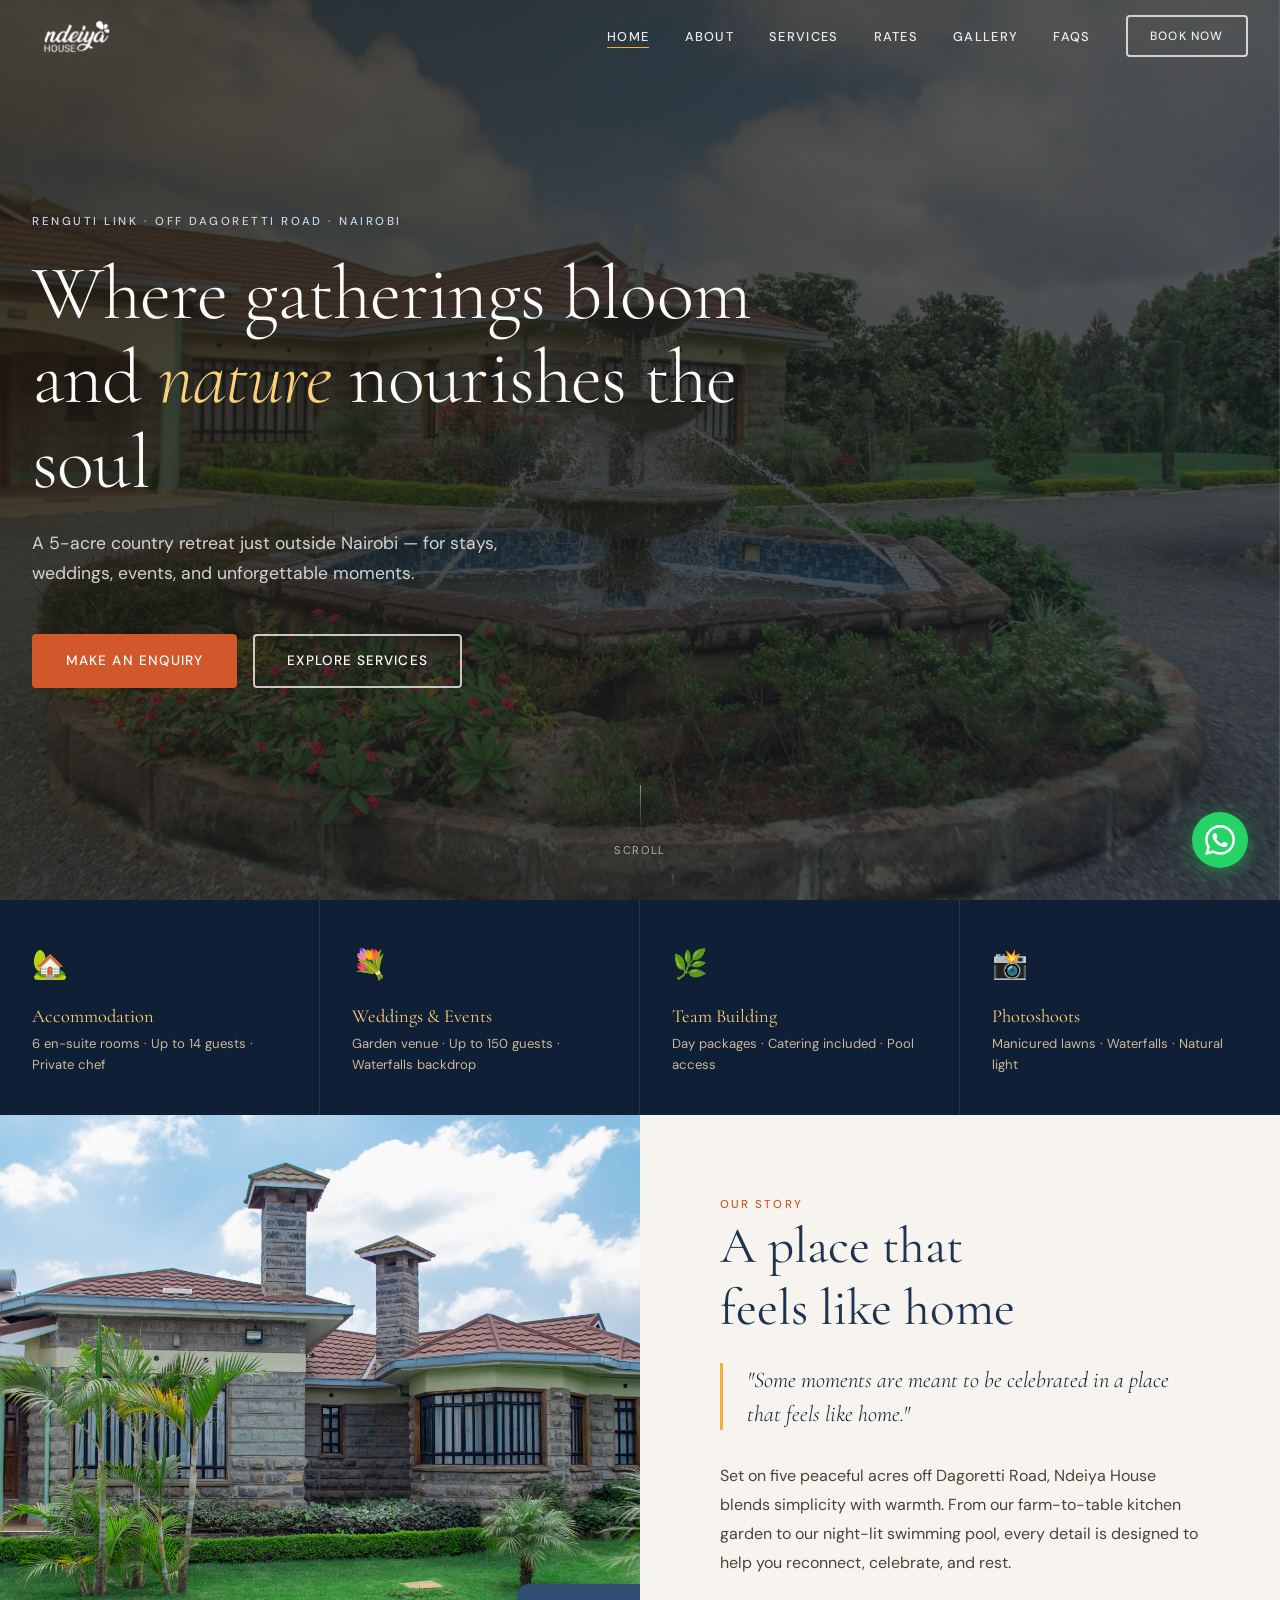
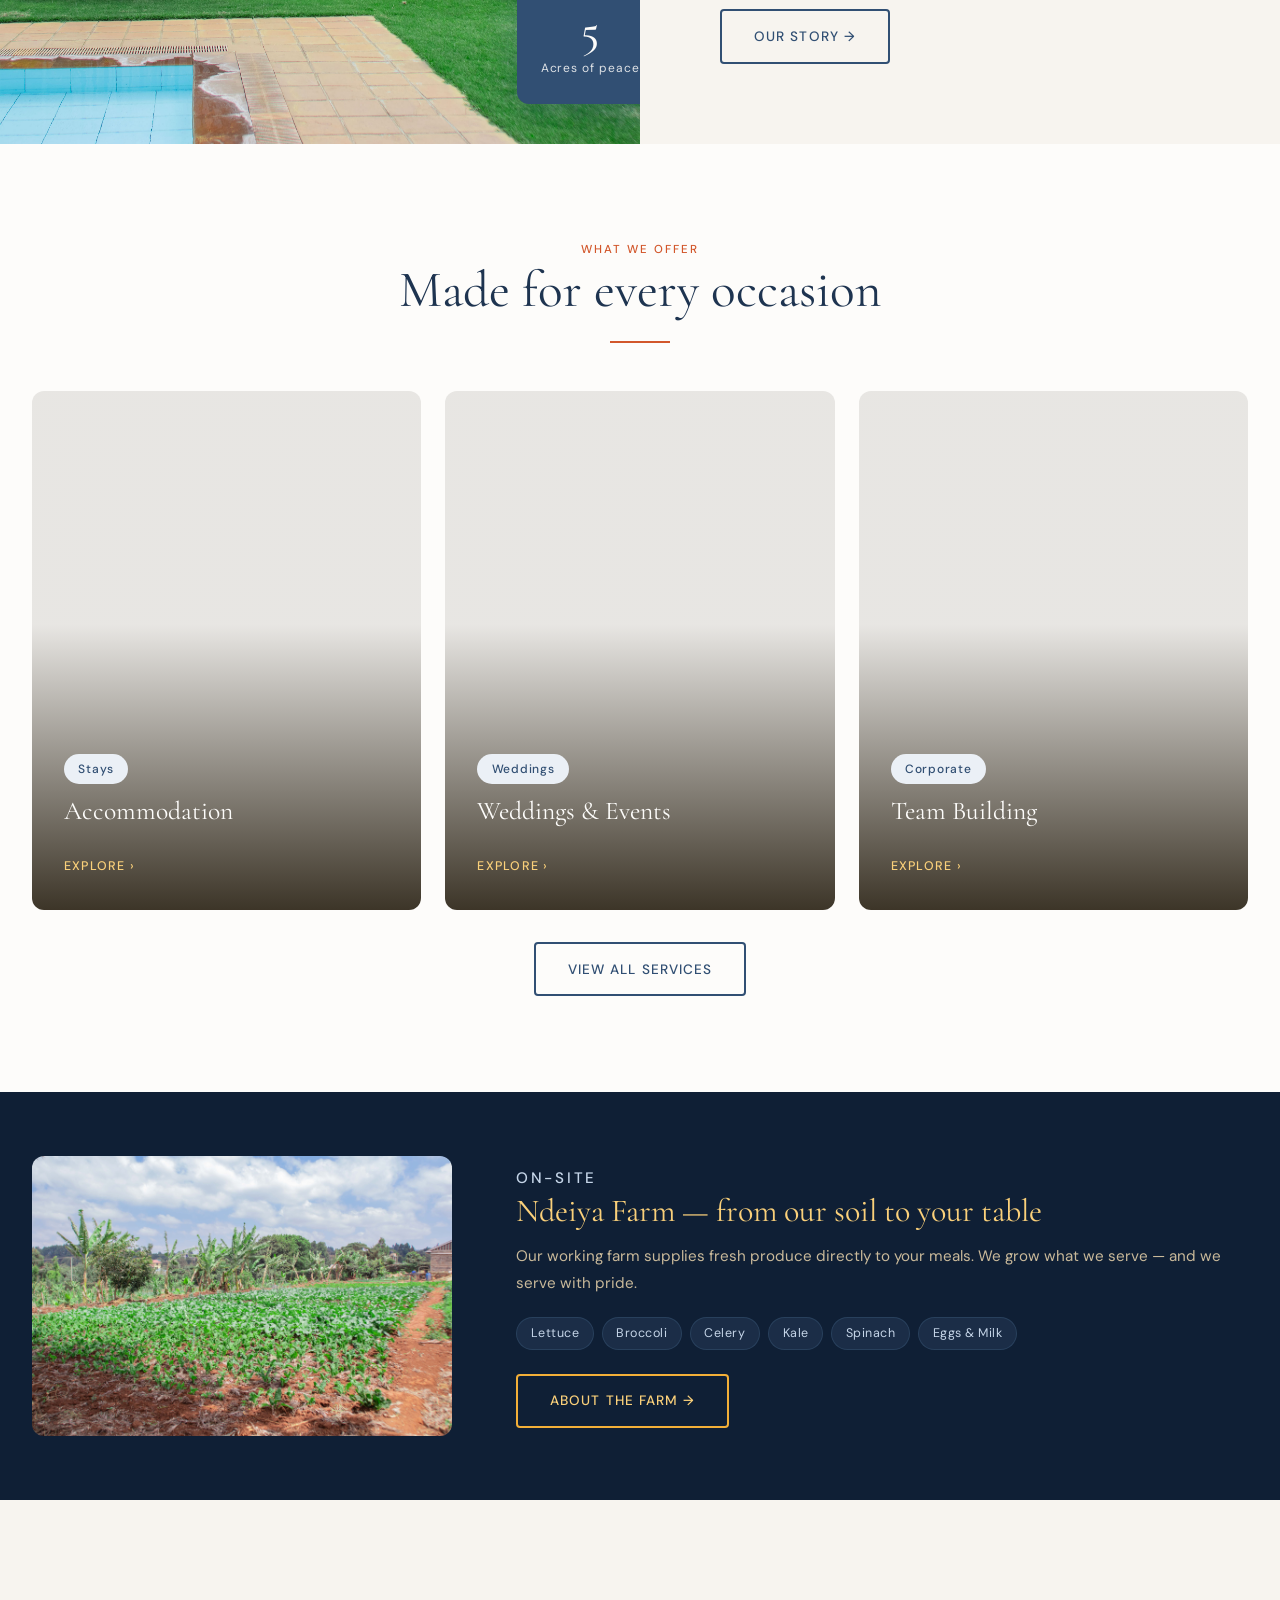
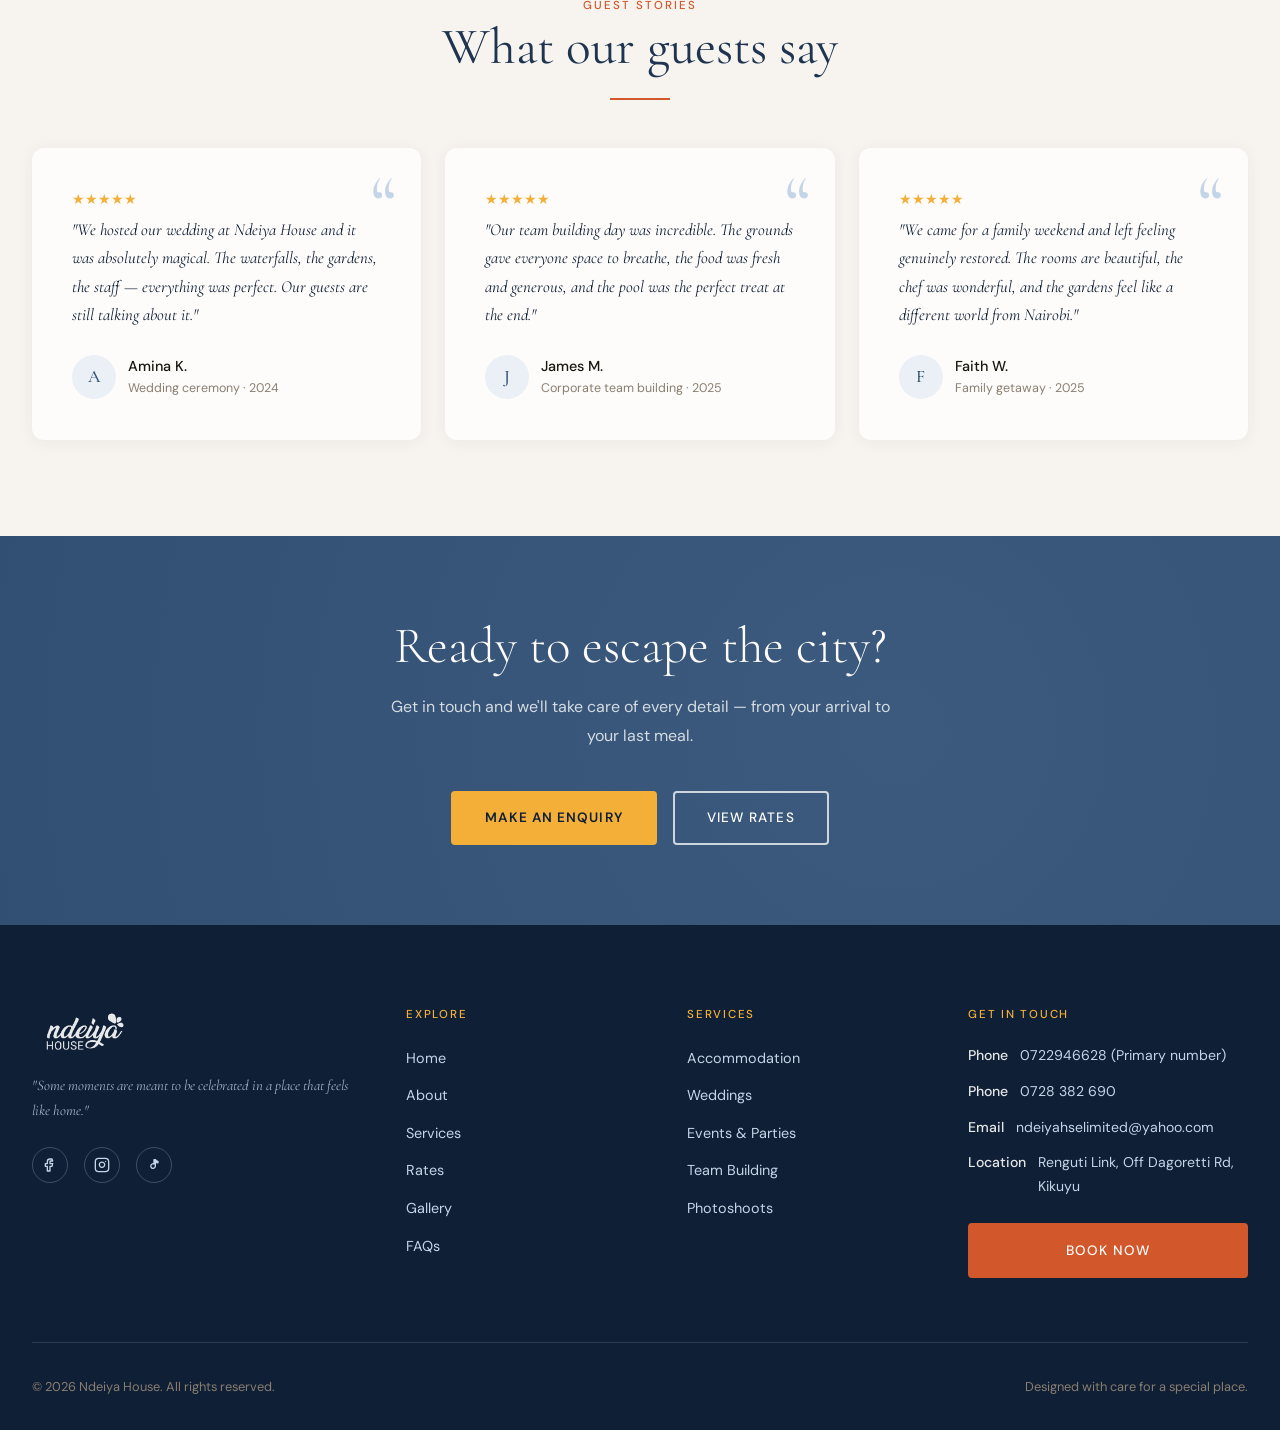
<file: index.html>
<!doctype html>
<html lang="en">
  <head>
    <meta charset="UTF-8" />
    <meta name="viewport" content="width=device-width, initial-scale=1.0" />
    <title>Ndeiya House | Nairobi Country Retreat & Event Venue</title>
    <meta
      name="description"
      content="Escape the city at Ndeiya House — a 5-acre country retreat near Nairobi offering accommodation, weddings, events, team building, and photoshoots. Book your getaway today."
    />
    <link rel="apple-touch-icon" sizes="180x180" href="apple-touch-icon.png" />
    <link rel="icon" type="image/png" sizes="32x32" href="favicon-32x32.png" />
    <link rel="icon" type="image/png" sizes="16x16" href="favicon-16x16.png" />
    <link rel="manifest" href="site.webmanifest" />

    <link rel="stylesheet" href="style.css" />
    <style>
      /* ---- Hero ---- */
      .hero {
        height: 100vh;
        min-height: 600px;
        position: relative;
        display: flex;
        align-items: center;
        overflow: hidden;
      }
      .hero-bg {
        position: absolute;
        inset: 0;
        background: url("hero-bg.JPG") center/cover no-repeat;
        filter: brightness(0.52);
        will-change: transform;
      }
      .hero-overlay {
        position: absolute;
        inset: 0;
        background: linear-gradient(
          135deg,
          rgba(44, 36, 22, 0.65) 0%,
          rgba(49, 79, 115, 0.25) 100%
        );
      }
      .hero-content {
        position: relative;
        z-index: 2;
        max-width: var(--max-w);
        margin: 0 auto;
        padding: 0 2rem;
        width: 100%;
      }
      .hero-eyebrow {
        font-family: var(--font-body);
        font-size: 0.72rem;
        font-weight: 500;
        letter-spacing: 0.22em;
        text-transform: uppercase;
        color: var(--navy-light);
        margin-bottom: 1.2rem;
        opacity: 0;
        animation: fadeUp 0.8s ease 0.3s forwards;
      }
      .hero h1 {
        color: var(--white);
        max-width: 780px;
        font-weight: 300;
        line-height: 1.1;
        opacity: 0;
        animation: fadeUp 0.8s ease 0.55s forwards;
      }
      .hero h1 em {
        font-style: italic;
        color: var(--gold-light);
      }
      .hero-sub {
        margin: 1.5rem 0 2.8rem;
        font-size: 1.1rem;
        color: rgba(253, 252, 250, 0.8);
        max-width: 520px;
        line-height: 1.7;
        opacity: 0;
        animation: fadeUp 0.8s ease 0.75s forwards;
      }
      .hero-ctas {
        display: flex;
        gap: 1rem;
        flex-wrap: wrap;
        opacity: 0;
        animation: fadeUp 0.8s ease 0.95s forwards;
      }
      .hero-scroll {
        position: absolute;
        bottom: 2.5rem;
        left: 50%;
        transform: translateX(-50%);
        display: flex;
        flex-direction: column;
        align-items: center;
        gap: 0.5rem;
        color: rgba(255, 255, 255, 0.6);
        font-size: 0.7rem;
        letter-spacing: 0.15em;
        text-transform: uppercase;
        z-index: 2;
        animation: bounce 2s ease infinite 2s;
      }
      .hero-scroll-line {
        width: 1px;
        height: 48px;
        background: linear-gradient(
          to bottom,
          rgba(255, 255, 255, 0.5),
          transparent
        );
      }
      @keyframes fadeUp {
        from {
          opacity: 0;
          transform: translateY(28px);
        }
        to {
          opacity: 1;
          transform: translateY(0);
        }
      }
      @keyframes bounce {
        0%,
        100% {
          transform: translateX(-50%) translateY(0);
        }
        50% {
          transform: translateX(-50%) translateY(8px);
        }
      }

      /* ---- Highlights strip ---- */
      .highlights {
        background: var(--navy-deeper);
        padding: 0;
      }
      .highlights-grid {
        display: grid;
        grid-template-columns: repeat(4, 1fr);
      }
      .highlight-item {
        padding: 2.5rem 2rem;
        border-right: 1px solid rgba(201, 185, 154, 0.15);
        transition: var(--transition);
        cursor: default;
      }
      .highlight-item:last-child {
        border-right: none;
      }
      .highlight-item:hover {
        background: rgba(74, 107, 143, 0.12);
      }
      .highlight-icon {
        font-size: 1.8rem;
        margin-bottom: 1rem;
      }
      .highlight-item h4 {
        font-family: var(--font-display);
        font-size: 1.15rem;
        font-weight: 400;
        color: var(--gold-light);
        margin-bottom: 0.4rem;
      }
      .highlight-item p {
        font-size: 0.82rem;
        color: var(--sand);
        line-height: 1.6;
      }

      /* ---- About snippet ---- */
      .about-split {
        display: grid;
        grid-template-columns: 1fr 1fr;
        gap: 0;
        min-height: 600px;
      }
      .about-img-wrap {
        position: relative;
        overflow: hidden;
      }
      .about-img-wrap img {
        width: 100%;
        height: 100%;
        object-fit: cover;
        transition: transform 8s ease;
      }
      .about-img-wrap:hover img {
        transform: scale(1.05);
      }
      .about-img-badge {
        position: absolute;
        bottom: 2.5rem;
        right: -1.5rem;
        background: var(--navy);
        color: var(--white);
        padding: 1.5rem;
        border-radius: var(--radius-lg);
        text-align: center;
        box-shadow: 0 8px 32px rgba(49, 79, 115, 0.35);
        min-width: 140px;
      }
      .about-img-badge .num {
        font-family: var(--font-display);
        font-size: 2.8rem;
        font-weight: 500;
        line-height: 1;
        display: block;
      }
      .about-img-badge .label {
        font-size: 0.75rem;
        letter-spacing: 0.08em;
        opacity: 0.85;
      }
      .about-text {
        padding: 5rem;
        display: flex;
        flex-direction: column;
        justify-content: center;
        background: var(--cream);
      }
      .about-text blockquote {
        font-family: var(--font-display);
        font-size: 1.4rem;
        font-weight: 300;
        font-style: italic;
        color: var(--navy-deeper);
        line-height: 1.5;
        border-left: 3px solid var(--gold);
        padding-left: 1.5rem;
        margin: 1.5rem 0 2rem;
      }

      /* ---- Services preview ---- */
      .services-grid {
        display: grid;
        grid-template-columns: repeat(3, 1fr);
        gap: 1.5rem;
      }
      .service-card {
        border-radius: var(--radius-lg);
        overflow: hidden;
        position: relative;
        aspect-ratio: 3/4;
        cursor: pointer;
        text-decoration: none;
      }
      .service-card-img {
        position: absolute;
        inset: 0;
        background-size: cover;
        background-position: center;
        transition: transform 0.7s ease;
      }
      .service-card:hover .service-card-img {
        transform: scale(1.08);
      }
      .service-card-overlay {
        position: absolute;
        inset: 0;
        background: linear-gradient(
          to top,
          rgba(44, 36, 22, 0.92) 0%,
          rgba(44, 36, 22, 0.1) 55%
        );
        transition: var(--transition);
      }
      .service-card:hover .service-card-overlay {
        background: linear-gradient(
          to top,
          rgba(49, 79, 115, 0.9) 0%,
          rgba(44, 36, 22, 0.15) 55%
        );
      }
      .service-card-content {
        position: absolute;
        bottom: 0;
        left: 0;
        right: 0;
        padding: 2rem;
      }
      .service-card-content .pill {
        margin-bottom: 0.75rem;
      }
      .service-card-content h3 {
        color: var(--white);
        font-size: 1.6rem;
        font-weight: 400;
        margin-bottom: 0.5rem;
      }
      .service-card-content p {
        color: rgba(253, 252, 250, 0.75);
        font-size: 0.85rem;
        margin-bottom: 1rem;
        max-height: 0;
        overflow: hidden;
        transition:
          max-height 0.4s ease,
          opacity 0.4s ease;
        opacity: 0;
      }
      .service-card:hover .service-card-content p {
        max-height: 120px;
        opacity: 1;
      }
      .service-card-content .arrow {
        display: inline-flex;
        align-items: center;
        gap: 0.4rem;
        font-size: 0.78rem;
        font-weight: 500;
        letter-spacing: 0.1em;
        text-transform: uppercase;
        color: var(--gold-light);
        transition: var(--transition);
      }
      .service-card:hover .service-card-content .arrow {
        gap: 0.7rem;
      }

      /* ---- Testimonials ---- */
      .testimonials {
        background: var(--cream);
      }
      .testimonials-slider {
        display: grid;
        grid-template-columns: repeat(3, 1fr);
        gap: 1.5rem;
      }
      .testimonial-card {
        background: var(--white);
        border-radius: var(--radius-lg);
        padding: 2.5rem;
        box-shadow: 0 2px 16px rgba(44, 36, 22, 0.06);
        position: relative;
      }
      .testimonial-card::before {
        content: "\201C";
        font-family: var(--font-display);
        font-size: 5rem;
        color: var(--navy-light);
        position: absolute;
        top: 1rem;
        right: 1.5rem;
        line-height: 1;
      }
      .testimonial-card p {
        font-family: var(--font-display);
        font-size: 1.05rem;
        font-style: italic;
        color: var(--navy-deeper);
        line-height: 1.7;
        margin-bottom: 1.5rem;
      }
      .testimonial-author {
        display: flex;
        align-items: center;
        gap: 0.75rem;
      }
      .testimonial-avatar {
        width: 44px;
        height: 44px;
        border-radius: 50%;
        background: var(--navy-pale);
        display: flex;
        align-items: center;
        justify-content: center;
        font-family: var(--font-display);
        font-size: 1.1rem;
        color: var(--navy);
        font-weight: 500;
        flex-shrink: 0;
      }
      .testimonial-name {
        font-size: 0.9rem;
        font-weight: 500;
        color: var(--text);
      }
      .testimonial-type {
        font-size: 0.78rem;
        color: var(--text-light);
      }
      .stars {
        color: var(--gold);
        font-size: 0.85rem;
        margin-bottom: 0.3rem;
      }

      /* ---- CTA Banner ---- */
      .cta-banner {
        background: var(--navy);
        padding: 5rem 0;
        text-align: center;
        position: relative;
        overflow: hidden;
      }
      .cta-banner::before {
        content: "";
        position: absolute;
        inset: -50%;
        background: radial-gradient(
          circle at 60% 50%,
          rgba(74, 107, 143, 0.4) 0%,
          transparent 60%
        );
      }
      .cta-banner h2 {
        color: var(--white);
        position: relative;
        z-index: 1;
        font-weight: 300;
      }
      .cta-banner p {
        color: rgba(253, 252, 250, 0.8);
        max-width: 520px;
        margin: 1rem auto 2.5rem;
        position: relative;
        z-index: 1;
      }
      .cta-banner .flex {
        position: relative;
        z-index: 1;
        justify-content: center;
        gap: 1rem;
        flex-wrap: wrap;
      }

      /* ---- Farm strip ---- */
      .farm-strip {
        background: var(--navy-deeper);
        padding: 4rem 0;
      }
      .farm-strip-inner {
        display: flex;
        align-items: center;
        gap: 4rem;
      }
      .farm-strip-text {
        flex: 1;
      }
      .farm-strip-text h3 {
        color: var(--gold-light);
        font-weight: 400;
        margin-bottom: 0.75rem;
      }
      .farm-strip-text p {
        color: var(--sand);
        font-size: 0.95rem;
      }
      .farm-tags {
        display: flex;
        flex-wrap: wrap;
        gap: 0.5rem;
        margin-top: 1.2rem;
      }
      .farm-tag {
        background: rgba(74, 107, 143, 0.2);
        color: var(--navy-light);
        border: 1px solid rgba(74, 107, 143, 0.3);
        padding: 0.3rem 0.85rem;
        border-radius: 100px;
        font-size: 0.78rem;
        letter-spacing: 0.04em;
      }
      .farm-img {
        width: 420px;
        height: 280px;
        border-radius: var(--radius-lg);
        overflow: hidden;
        flex-shrink: 0;
      }
      .farm-img img {
        width: 100%;
        height: 100%;
        object-fit: cover;
      }

      /* ---- Instagram strip placeholder ---- */
      .insta-strip {
        background: var(--cream);
        padding: 4rem 0;
      }
      .insta-grid {
        display: grid;
        grid-template-columns: repeat(6, 1fr);
        gap: 0.5rem;
        margin-top: 2rem;
      }
      .insta-item {
        aspect-ratio: 1;
        overflow: hidden;
        border-radius: var(--radius);
        background: var(--cream-dark);
        position: relative;
      }
      .insta-item img {
        width: 100%;
        height: 100%;
        object-fit: cover;
        transition: transform 0.5s ease;
      }
      .insta-item:hover img {
        transform: scale(1.1);
      }
      .insta-overlay {
        position: absolute;
        inset: 0;
        background: rgba(49, 79, 115, 0.7);
        display: flex;
        align-items: center;
        justify-content: center;
        opacity: 0;
        transition: var(--transition);
        color: var(--white);
        font-size: 1.3rem;
      }
      .insta-item:hover .insta-overlay {
        opacity: 1;
      }

      /* Responsive adjustments */
      @media (max-width: 1024px) {
        .highlights-grid {
          grid-template-columns: repeat(2, 1fr);
        }
        .highlight-item:nth-child(2) {
          border-right: none;
        }
        .about-split {
          grid-template-columns: 1fr;
        }
        .about-img-wrap {
          height: 380px;
        }
        .about-text {
          padding: 3rem 2rem;
        }
        .about-img-badge {
          right: 2rem;
        }
        .services-grid {
          grid-template-columns: repeat(2, 1fr);
        }
        .testimonials-slider {
          grid-template-columns: 1fr;
        }
        .insta-grid {
          grid-template-columns: repeat(3, 1fr);
        }
        .farm-strip-inner {
          flex-direction: column;
          gap: 2rem;
        }
        .farm-img {
          width: 100%;
        }
      }
      @media (max-width: 768px) {
        .highlights-grid {
          grid-template-columns: repeat(2, 1fr);
        }
        .services-grid {
          grid-template-columns: 1fr;
        }
        .service-card {
          aspect-ratio: 4/3;
        }
      }
    </style>
  </head>
  <body>
    <!-- NAV -->
    <nav class="nav" id="nav">
      <div class="nav-inner">
        <a href="index.html" class="nav-logo"
          ><img src="logo.png" alt="Ndeiya House"
        /></a>
        <ul class="nav-links">
          <li><a href="index.html">Home</a></li>
          <li><a href="about.html">About</a></li>
          <li><a href="services.html">Services</a></li>
          <li><a href="rates.html">Rates</a></li>
          <li><a href="gallery.html">Gallery</a></li>
          <li><a href="faqs.html">FAQs</a></li>
          <li><a href="contact.html" class="btn btn-outline">Book Now</a></li>
        </ul>
        <button class="nav-toggle" aria-label="Menu">
          <span></span><span></span><span></span>
        </button>
      </div>
    </nav>
    <div class="nav-mobile">
      <a href="index.html">Home</a>
      <a href="about.html">About</a>
      <a href="services.html">Services</a>
      <a href="rates.html">Rates</a>
      <a href="gallery.html">Gallery</a>
      <a href="faqs.html">FAQs</a>
      <a href="contact.html" class="btn btn-primary">Book Now</a>
    </div>

    <!-- HERO -->
    <section class="hero">
      <div class="hero-bg"></div>
      <div class="hero-overlay"></div>
      <div class="hero-content">
        <p class="hero-eyebrow">Renguti Link · Off Dagoretti Road · Nairobi</p>
        <h1>
          Where gatherings bloom<br />and <em>nature</em> nourishes the soul
        </h1>
        <p class="hero-sub">
          A 5-acre country retreat just outside Nairobi — for stays, weddings,
          events, and unforgettable moments.
        </p>
        <div class="hero-ctas">
          <a href="contact.html" class="btn btn-primary">Make an Enquiry</a>
          <a href="services.html" class="btn btn-outline">Explore Services</a>
        </div>
      </div>
      <div class="hero-scroll">
        <div class="hero-scroll-line"></div>
        <span>Scroll</span>
      </div>
    </section>

    <!-- HIGHLIGHTS STRIP -->
    <section class="highlights">
      <div
        class="highlights-grid container"
        style="max-width: 100%; padding: 0"
      >
        <div class="highlight-item reveal">
          <div class="highlight-icon">🏡</div>
          <h4>Accommodation</h4>
          <p>6 en-suite rooms · Up to 14 guests · Private chef</p>
        </div>
        <div class="highlight-item reveal reveal-delay-1">
          <div class="highlight-icon">💐</div>
          <h4>Weddings & Events</h4>
          <p>Garden venue · Up to 150 guests · Waterfalls backdrop</p>
        </div>
        <div class="highlight-item reveal reveal-delay-2">
          <div class="highlight-icon">🌿</div>
          <h4>Team Building</h4>
          <p>Day packages · Catering included · Pool access</p>
        </div>
        <div class="highlight-item reveal reveal-delay-3">
          <div class="highlight-icon">📸</div>
          <h4>Photoshoots</h4>
          <p>Manicured lawns · Waterfalls · Natural light</p>
        </div>
      </div>
    </section>

    <!-- ABOUT SNIPPET -->
    <section style="padding: 0">
      <div class="about-split">
        <div class="about-img-wrap">
          <img
            src="gallery-13.JPG"
            alt="Ndeiya House exterior"
            loading="lazy"
          />
          <div class="about-img-badge">
            <span class="num">5</span>
            <span class="label">Acres of peace</span>
          </div>
        </div>
        <div class="about-text">
          <p class="eyebrow reveal">Our story</p>
          <h2 class="reveal reveal-delay-1">
            A place that<br />feels like home
          </h2>
          <blockquote class="reveal reveal-delay-2">
            "Some moments are meant to be celebrated in a place that feels like
            home."
          </blockquote>
          <p class="reveal reveal-delay-2">
            Set on five peaceful acres off Dagoretti Road, Ndeiya House blends
            simplicity with warmth. From our farm-to-table kitchen garden to our
            night-lit swimming pool, every detail is designed to help you
            reconnect, celebrate, and rest.
          </p>
          <div class="mt-4 reveal reveal-delay-3">
            <a href="about.html" class="btn btn-outline-dark">Our story →</a>
          </div>
        </div>
      </div>
    </section>

    <!-- SERVICES PREVIEW -->
    <section class="section">
      <div class="container">
        <div class="text-center mb-5">
          <p class="eyebrow reveal">What we offer</p>
          <h2 class="reveal reveal-delay-1">Made for every occasion</h2>
          <div class="divider divider--center reveal reveal-delay-2"></div>
        </div>
        <div class="services-grid">
          <a href="services.html#accommodation" class="service-card reveal">
            <div
              class="service-card-img"
              style="
                background-image: url(&quot;https://images.unsplash.com/photo-1566073771259-6a8506099945?w=700&q=80&quot;);
              "
            ></div>
            <div class="service-card-overlay"></div>
            <div class="service-card-content">
              <span class="pill">Stays</span>
              <h3>Accommodation</h3>
              <p>
                Six en-suite rooms sleeping up to 14 guests, with a private
                chef, pool, and lush gardens.
              </p>
              <span class="arrow">Explore ›</span>
            </div>
          </a>
          <a
            href="services.html#weddings"
            class="service-card reveal reveal-delay-1"
          >
            <div
              class="service-card-img"
              style="
                background-image: url(&quot;https://images.unsplash.com/photo-1519741497674-611481863552?w=700&q=80&quot;);
              "
            ></div>
            <div class="service-card-overlay"></div>
            <div class="service-card-content">
              <span class="pill">Weddings</span>
              <h3>Weddings & Events</h3>
              <p>
                Garden ceremony and reception venue for up to 150 guests.
                Man-made waterfalls included.
              </p>
              <span class="arrow">Explore ›</span>
            </div>
          </a>
          <a
            href="services.html#team"
            class="service-card reveal reveal-delay-2"
          >
            <div
              class="service-card-img"
              style="
                background-image: url(&quot;https://images.unsplash.com/photo-1529156069898-49953e39b3ac?w=700&q=80&quot;);
              "
            ></div>
            <div class="service-card-overlay"></div>
            <div class="service-card-content">
              <span class="pill">Corporate</span>
              <h3>Team Building</h3>
              <p>
                Day packages with full catering, pool access, and
                distraction-free open grounds.
              </p>
              <span class="arrow">Explore ›</span>
            </div>
          </a>
        </div>
        <div class="text-center mt-4">
          <a href="services.html" class="btn btn-outline-dark reveal"
            >View all services</a
          >
        </div>
      </div>
    </section>

    <!-- FARM STRIP -->
    <div class="farm-strip">
      <div class="container">
        <div class="farm-strip-inner">
          <div class="farm-img">
            <img src="farm.JPG" alt="Ndeiya Farm" loading="lazy" />
          </div>
          <div class="farm-strip-text reveal">
            <p class="eyebrow" style="color: var(--navy-light)">On-site</p>
            <h3>Ndeiya Farm — from our soil to your table</h3>
            <p>
              Our working farm supplies fresh produce directly to your meals. We
              grow what we serve — and we serve with pride.
            </p>
            <div class="farm-tags">
              <span class="farm-tag">Lettuce</span
              ><span class="farm-tag">Broccoli</span
              ><span class="farm-tag">Celery</span>
              <span class="farm-tag">Kale</span
              ><span class="farm-tag">Spinach</span
              ><span class="farm-tag">Eggs &amp; Milk</span>
            </div>
            <div class="mt-3">
              <a
                href="about.html#farm"
                class="btn btn-outline"
                style="color: var(--gold-light); border-color: var(--gold)"
                >About the farm →</a
              >
            </div>
          </div>
        </div>
      </div>
    </div>

    <!-- TESTIMONIALS -->
    <section class="testimonials section">
      <div class="container">
        <div class="text-center mb-5">
          <p class="eyebrow reveal">Guest stories</p>
          <h2 class="reveal reveal-delay-1">What our guests say</h2>
          <div class="divider divider--center reveal reveal-delay-2"></div>
        </div>
        <div class="testimonials-slider">
          <div class="testimonial-card reveal">
            <div class="stars">★★★★★</div>
            <p>
              "We hosted our wedding at Ndeiya House and it was absolutely
              magical. The waterfalls, the gardens, the staff — everything was
              perfect. Our guests are still talking about it."
            </p>
            <div class="testimonial-author">
              <div class="testimonial-avatar">A</div>
              <div>
                <div class="testimonial-name">Amina K.</div>
                <div class="testimonial-type">Wedding ceremony · 2024</div>
              </div>
            </div>
          </div>
          <div class="testimonial-card reveal reveal-delay-1">
            <div class="stars">★★★★★</div>
            <p>
              "Our team building day was incredible. The grounds gave everyone
              space to breathe, the food was fresh and generous, and the pool
              was the perfect treat at the end."
            </p>
            <div class="testimonial-author">
              <div class="testimonial-avatar">J</div>
              <div>
                <div class="testimonial-name">James M.</div>
                <div class="testimonial-type">
                  Corporate team building · 2025
                </div>
              </div>
            </div>
          </div>
          <div class="testimonial-card reveal reveal-delay-2">
            <div class="stars">★★★★★</div>
            <p>
              "We came for a family weekend and left feeling genuinely restored.
              The rooms are beautiful, the chef was wonderful, and the gardens
              feel like a different world from Nairobi."
            </p>
            <div class="testimonial-author">
              <div class="testimonial-avatar">F</div>
              <div>
                <div class="testimonial-name">Faith W.</div>
                <div class="testimonial-type">Family getaway · 2025</div>
              </div>
            </div>
          </div>
        </div>
      </div>
    </section>

    <!-- CTA BANNER -->
    <section class="cta-banner">
      <div class="container">
        <h2>Ready to escape the city?</h2>
        <p>
          Get in touch and we'll take care of every detail — from your arrival
          to your last meal.
        </p>
        <div class="flex">
          <a href="contact.html" class="btn btn-gold">Make an Enquiry</a>
          <a href="rates.html" class="btn btn-outline">View Rates</a>
        </div>
      </div>
    </section>

    <!-- FOOTER -->
    <footer class="footer">
      <div class="container">
        <div class="footer-grid">
          <div>
            <div class="footer-logo">
              <img src="logo.png" alt="Ndeiya House" />
            </div>
            <p class="footer-tagline">
              "Some moments are meant to be celebrated in a place that feels
              like home."
            </p>
            <div class="social-links">
              <a
                href="https://www.facebook.com/share/1WFYYKvinH/?mibextid=wwXIfr"
                target="_blank"
                rel="noopener noreferrer"
                aria-label="Facebook"
              >
                <svg viewBox="0 0 24 24" aria-hidden="true">
                  <path
                    d="M15 3h-3a4 4 0 0 0-4 4v3H5v4h3v7h4v-7h3l1-4h-4V7a1 1 0 0 1 1-1h3z"
                  />
                </svg>
              </a>
              <a
                href="https://www.instagram.com/ndeiyahouse?igsh=MWFoZno2NjFmbzIxag%3D%3D&utm_source=qr"
                target="_blank"
                rel="noopener noreferrer"
                aria-label="Instagram"
              >
                <svg viewBox="0 0 24 24" aria-hidden="true">
                  <rect x="2" y="2" width="20" height="20" rx="5" ry="5" />
                  <path d="M16 11.37a4 4 0 1 1-1.14-2.6 4 4 0 0 1 1.14 2.6z" />
                  <line x1="17.5" y1="6.5" x2="17.5" y2="6.5" />
                </svg>
              </a>
              <a
                href="https://www.tiktok.com/@ndeiya.house?_r=1&_t=ZS-94eKRiuWHCf"
                target="_blank"
                rel="noopener noreferrer"
                aria-label="TikTok"
              >
                <svg viewBox="0 0 24 24" aria-hidden="true">
                  <path d="M14 4v9.6a3.4 3.4 0 1 1-2-3.1V4h2z" />
                  <path d="M14 4c1 1.6 2.3 2.5 4 2.7v2c-1.5-.1-2.8-.6-4-1.4" />
                </svg>
              </a>
            </div>
          </div>
          <div>
            <h5>Explore</h5>
            <ul class="footer-links">
              <li><a href="index.html">Home</a></li>
              <li><a href="about.html">About</a></li>
              <li><a href="services.html">Services</a></li>
              <li><a href="rates.html">Rates</a></li>
              <li><a href="gallery.html">Gallery</a></li>
              <li><a href="faqs.html">FAQs</a></li>
            </ul>
          </div>
          <div>
            <h5>Services</h5>
            <ul class="footer-links">
              <li><a href="services.html#accommodation">Accommodation</a></li>
              <li><a href="services.html#weddings">Weddings</a></li>
              <li><a href="services.html#events">Events & Parties</a></li>
              <li><a href="services.html#team">Team Building</a></li>
              <li><a href="services.html#photoshoots">Photoshoots</a></li>
            </ul>
          </div>
          <div>
            <h5>Get in touch</h5>
            <div class="footer-contact">
              <div class="footer-contact-item">
                <strong>Phone</strong> 0722946628 (Primary number)
              </div>
              <div class="footer-contact-item">
                <strong>Phone</strong> 0728 382 690
              </div>
              <div class="footer-contact-item">
                <strong>Email</strong> ndeiyahselimited@yahoo.com
              </div>
              <div class="footer-contact-item">
                <strong>Location</strong> Renguti Link, Off Dagoretti Rd, Kikuyu
              </div>
            </div>
            <div class="mt-3">
              <a
                href="contact.html"
                class="btn btn-primary"
                style="width: 100%; justify-content: center"
                >Book Now</a
              >
            </div>
          </div>
        </div>
        <div class="footer-bottom">
          <p>© 2026 Ndeiya House. All rights reserved.</p>
          <p>Designed with care for a special place.</p>
        </div>
      </div>
    </footer>

    <!-- WhatsApp float -->
    <a
      href="https://wa.me/254712630306?text=Hi%2C%20I'd%20like%20to%20enquire%20about%20Ndeiya%20House."
      class="wa-float"
      target="_blank"
      aria-label="WhatsApp"
    >
      <svg viewBox="0 0 24 24" xmlns="http://www.w3.org/2000/svg">
        <path
          d="M17.472 14.382c-.297-.149-1.758-.867-2.03-.967-.273-.099-.471-.148-.67.15-.197.297-.767.966-.94 1.164-.173.199-.347.223-.644.075-.297-.15-1.255-.463-2.39-1.475-.883-.788-1.48-1.761-1.653-2.059-.173-.297-.018-.458.13-.606.134-.133.298-.347.446-.52.149-.174.198-.298.298-.497.099-.198.05-.371-.025-.52-.075-.149-.669-1.612-.916-2.207-.242-.579-.487-.5-.669-.51-.173-.008-.371-.01-.57-.01-.198 0-.52.074-.792.372-.272.297-1.04 1.016-1.04 2.479 0 1.462 1.065 2.875 1.213 3.074.149.198 2.096 3.2 5.077 4.487.709.306 1.262.489 1.694.625.712.227 1.36.195 1.871.118.571-.085 1.758-.719 2.006-1.413.248-.694.248-1.289.173-1.413-.074-.124-.272-.198-.57-.347m-5.421 7.403h-.004a9.87 9.87 0 01-5.031-1.378l-.361-.214-3.741.982.998-3.648-.235-.374a9.86 9.86 0 01-1.51-5.26c.001-5.45 4.436-9.884 9.888-9.884 2.64 0 5.122 1.03 6.988 2.898a9.825 9.825 0 012.893 6.994c-.003 5.45-4.437 9.884-9.885 9.884m8.413-18.297A11.815 11.815 0 0012.05 0C5.495 0 .16 5.335.157 11.892c0 2.096.547 4.142 1.588 5.945L.057 24l6.305-1.654a11.882 11.882 0 005.683 1.448h.005c6.554 0 11.89-5.335 11.893-11.893a11.821 11.821 0 00-3.48-8.413Z"
        />
      </svg>
    </a>

    <script src="script.js"></script>
  </body>
</html>
</file>
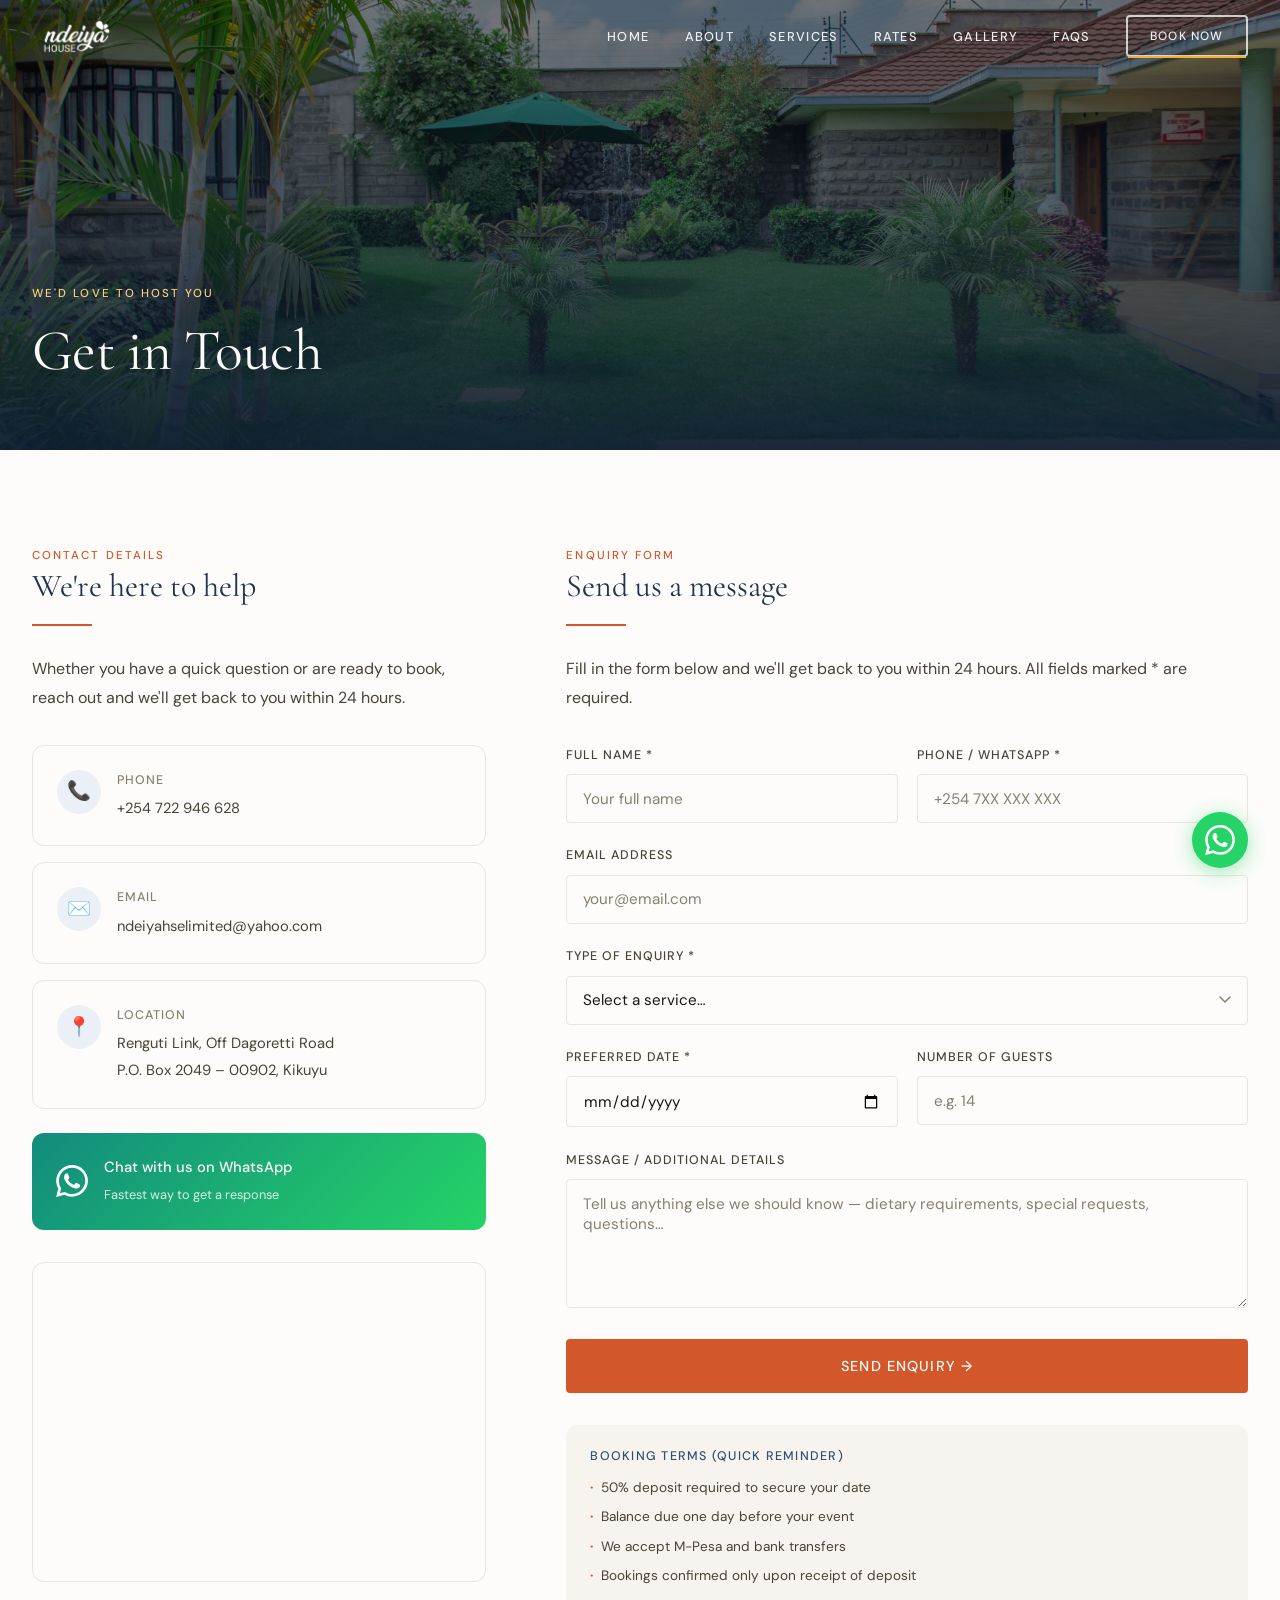
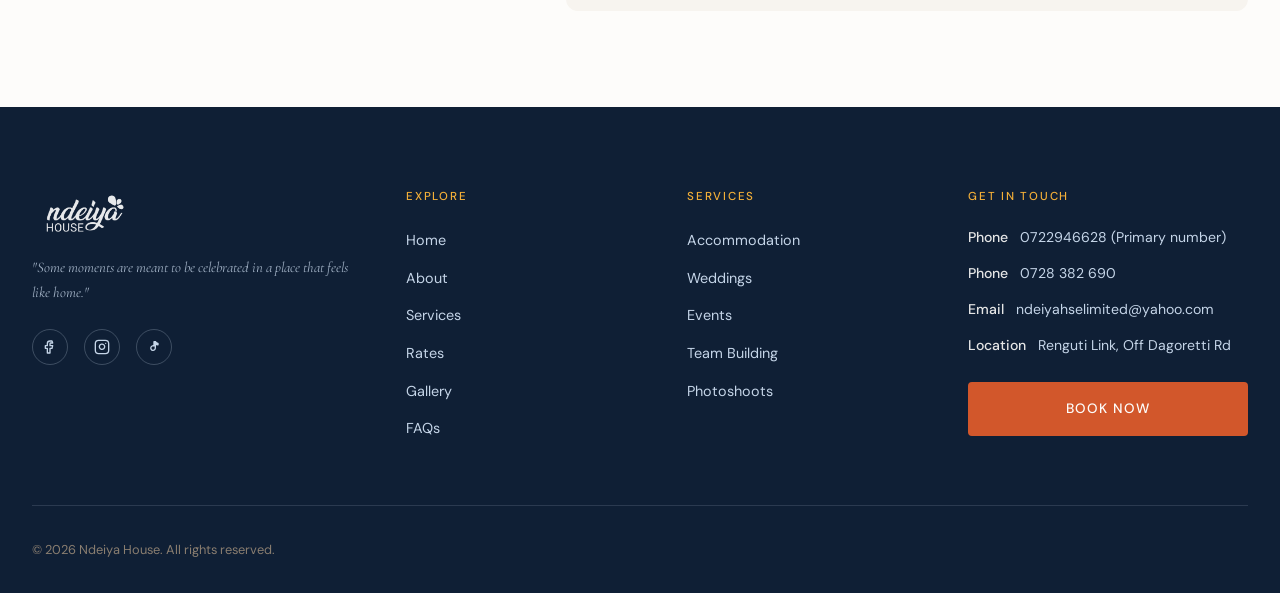
<file: contact.html>
<!doctype html>
<html lang="en">
  <head>
    <meta charset="UTF-8" />
    <meta name="viewport" content="width=device-width,initial-scale=1.0" />
    <title>Contact Ndeiya House | Make a Booking Enquiry</title>
    <meta
      name="description"
      content="Get in touch with Ndeiya House to book a stay, event, wedding, or photoshoot near Nairobi. Call, WhatsApp, or send us an enquiry and we'll respond promptly."
    />
    <link rel="apple-touch-icon" sizes="180x180" href="apple-touch-icon.png" />
    <link rel="icon" type="image/png" sizes="32x32" href="favicon-32x32.png" />
    <link rel="icon" type="image/png" sizes="16x16" href="favicon-16x16.png" />
    <link rel="manifest" href="site.webmanifest" />
    <link rel="stylesheet" href="style.css" />
    <style>
      .contact-layout {
        display: grid;
        grid-template-columns: 1fr 1.5fr;
        gap: 5rem;
        align-items: start;
      }
      .contact-detail {
        display: flex;
        gap: 1rem;
        align-items: flex-start;
        padding: 1.5rem;
        background: var(--white);
        border-radius: var(--radius-lg);
        border: 1px solid var(--cream-dark);
        margin-bottom: 1rem;
        transition: var(--transition);
        text-decoration: none;
      }
      .contact-detail:hover {
        border-color: var(--navy-light);
        box-shadow: 0 4px 20px rgba(49, 79, 115, 0.08);
        transform: translateY(-2px);
      }
      .contact-detail-icon {
        width: 44px;
        height: 44px;
        background: var(--navy-pale);
        border-radius: 50%;
        display: flex;
        align-items: center;
        justify-content: center;
        font-size: 1.2rem;
        flex-shrink: 0;
      }
      .contact-detail-text strong {
        display: block;
        font-size: 0.78rem;
        font-weight: 500;
        letter-spacing: 0.08em;
        text-transform: uppercase;
        color: var(--text-light);
        margin-bottom: 0.2rem;
      }
      .contact-detail-text span {
        font-size: 0.92rem;
        color: var(--text-mid);
      }
      .map-placeholder {
        height: 320px;
        border-radius: var(--radius-lg);
        margin-top: 2rem;
        overflow: hidden;
        border: 1px solid var(--cream-dark);
      }
      .map-placeholder iframe {
        width: 100%;
        height: 100%;
        border: 0;
        display: block;
      }
      .form-row {
        display: grid;
        grid-template-columns: 1fr 1fr;
        gap: 1.2rem;
      }
      .form-submit {
        width: 100%;
        padding: 1rem;
        font-size: 0.9rem;
        justify-content: center;
      }
      .booking-terms {
        background: var(--cream);
        border-radius: var(--radius-lg);
        padding: 1.5rem;
        margin-top: 2rem;
      }
      .booking-terms h4 {
        font-family: var(--font-body);
        font-size: 0.78rem;
        font-weight: 500;
        letter-spacing: 0.1em;
        text-transform: uppercase;
        color: var(--navy);
        margin-bottom: 0.75rem;
      }
      .booking-terms ul {
        display: flex;
        flex-direction: column;
        gap: 0.4rem;
      }
      .booking-terms li {
        font-size: 0.85rem;
        color: var(--text-mid);
        display: flex;
        gap: 0.5rem;
      }
      .booking-terms li::before {
        content: "·";
        color: var(--orange);
        font-weight: 700;
        flex-shrink: 0;
      }
      .wa-cta {
        background: linear-gradient(135deg, #128c7e, #25d366);
        color: var(--white);
        padding: 1.4rem 1.5rem;
        border-radius: var(--radius-lg);
        display: flex;
        align-items: center;
        gap: 1rem;
        margin-top: 1.5rem;
        text-decoration: none;
        transition: var(--transition);
      }
      .wa-cta:hover {
        transform: translateY(-2px);
        box-shadow: 0 8px 28px rgba(37, 211, 102, 0.35);
      }
      .wa-cta svg {
        width: 32px;
        height: 32px;
        fill: white;
        flex-shrink: 0;
      }
      .wa-cta-text strong {
        display: block;
        font-size: 0.92rem;
        font-weight: 500;
      }
      .wa-cta-text span {
        font-size: 0.8rem;
        opacity: 0.85;
      }
      @media (max-width: 900px) {
        .contact-layout {
          grid-template-columns: 1fr;
        }
        .form-row {
          grid-template-columns: 1fr;
        }
      }
    </style>
  </head>
  <body>
    <nav class="nav">
      <div class="nav-inner">
        <a href="index.html" class="nav-logo"
          ><img src="logo.png" alt="Ndeiya House"
        /></a>
        <ul class="nav-links">
          <li><a href="index.html">Home</a></li>
          <li><a href="about.html">About</a></li>
          <li><a href="services.html">Services</a></li>
          <li><a href="rates.html">Rates</a></li>
          <li><a href="gallery.html">Gallery</a></li>
          <li><a href="faqs.html">FAQs</a></li>
          <li>
            <a href="contact.html" class="btn btn-outline active">Book Now</a>
          </li>
        </ul>
        <button class="nav-toggle">
          <span></span><span></span><span></span>
        </button>
      </div>
    </nav>
    <div class="nav-mobile">
      <a href="index.html">Home</a><a href="about.html">About</a
      ><a href="services.html">Services</a><a href="rates.html">Rates</a
      ><a href="gallery.html">Gallery</a><a href="faqs.html">FAQs</a
      ><a href="contact.html" class="btn btn-primary">Book Now</a>
    </div>

    <div class="page-hero">
      <div
        class="page-hero-bg"
        style="
          background-image: url(outdoor-2.JPG);
        "
      ></div>
      <div class="page-hero-overlay"></div>
      <div class="page-hero-content">
        <p class="eyebrow">We'd love to host you</p>
        <h1>Get in Touch</h1>
      </div>
    </div>

    <section class="section" id="enquiry">
      <div class="container">
        <div class="contact-layout">
          <!-- LEFT: CONTACT INFO -->
          <div>
            <p class="eyebrow reveal">Contact details</p>
            <h2 class="reveal reveal-delay-1" style="font-size: 2rem">
              We're here to help
            </h2>
            <div class="divider reveal reveal-delay-2"></div>
            <p class="reveal reveal-delay-2" style="margin-bottom: 2rem">
              Whether you have a quick question or are ready to book, reach out
              and we'll get back to you within 24 hours.
            </p>

            <a
              href="tel:+254722946628"
              class="contact-detail reveal reveal-delay-1"
            >
              <div class="contact-detail-icon">📞</div>
              <div class="contact-detail-text">
                <strong>Phone</strong><span>+254 722 946 628</span>
              </div>
            </a>

            <a
              href="mailto:ndeiyahselimited@yahoo.com"
              class="contact-detail reveal reveal-delay-2"
            >
              <div class="contact-detail-icon">✉️</div>
              <div class="contact-detail-text">
                <strong>Email</strong><span>ndeiyahselimited@yahoo.com</span>
              </div>
            </a>
            <div
              class="contact-detail reveal reveal-delay-2"
              style="cursor: default"
            >
              <div class="contact-detail-icon">📍</div>
              <div class="contact-detail-text">
                <strong>Location</strong
                ><span
                  >Renguti Link, Off Dagoretti Road<br />P.O. Box 2049 – 00902,
                  Kikuyu</span
                >
              </div>
            </div>

            <a
              href="https://wa.me/254722946628?text=Hi%2C%20I'd%20like%20to%20enquire%20about%20Ndeiya%20House."
              target="_blank"
              class="wa-cta reveal reveal-delay-3"
            >
              <svg viewBox="0 0 24 24">
                <path
                  d="M17.472 14.382c-.297-.149-1.758-.867-2.03-.967-.273-.099-.471-.148-.67.15-.197.297-.767.966-.94 1.164-.173.199-.347.223-.644.075-.297-.15-1.255-.463-2.39-1.475-.883-.788-1.48-1.761-1.653-2.059-.173-.297-.018-.458.13-.606.134-.133.298-.347.446-.52.149-.174.198-.298.298-.497.099-.198.05-.371-.025-.52-.075-.149-.669-1.612-.916-2.207-.242-.579-.487-.5-.669-.51-.173-.008-.371-.01-.57-.01-.198 0-.52.074-.792.372-.272.297-1.04 1.016-1.04 2.479 0 1.462 1.065 2.875 1.213 3.074.149.198 2.096 3.2 5.077 4.487.709.306 1.262.489 1.694.625.712.227 1.36.195 1.871.118.571-.085 1.758-.719 2.006-1.413.248-.694.248-1.289.173-1.413-.074-.124-.272-.198-.57-.347m-5.421 7.403h-.004a9.87 9.87 0 01-5.031-1.378l-.361-.214-3.741.982.998-3.648-.235-.374a9.86 9.86 0 01-1.51-5.26c.001-5.45 4.436-9.884 9.888-9.884 2.64 0 5.122 1.03 6.988 2.898a9.825 9.825 0 012.893 6.994c-.003 5.45-4.437 9.884-9.885 9.884m8.413-18.297A11.815 11.815 0 0012.05 0C5.495 0 .16 5.335.157 11.892c0 2.096.547 4.142 1.588 5.945L.057 24l6.305-1.654a11.882 11.882 0 005.683 1.448h.005c6.554 0 11.89-5.335 11.893-11.893a11.821 11.821 0 00-3.48-8.413Z"
                />
              </svg>
              <div class="wa-cta-text">
                <strong>Chat with us on WhatsApp</strong
                ><span>Fastest way to get a response</span>
              </div>
            </a>

            <div class="map-placeholder reveal reveal-delay-4">
              <iframe
                src="https://www.google.com/maps/embed?pb=!1m14!1m8!1m3!1d3988.9024074479626!2d36.6001206!3d-1.2277119!3m2!1i1024!2i768!4f13.1!3m3!1m2!1s0x182ee17bddcec6eb%3A0x3b309bbda5e09bb4!2sNdeiya%20House%20Limited!5e0!3m2!1sen!2ske!4v1774101511185!5m2!1sen!2ske"
                width="600"
                height="450"
                style="border: 0"
                allowfullscreen=""
                loading="lazy"
                referrerpolicy="no-referrer-when-downgrade"
              ></iframe>
            </div>
          </div>

          <!-- RIGHT: FORM -->
          <div>
            <p class="eyebrow reveal">Enquiry form</p>
            <h2 class="reveal reveal-delay-1" style="font-size: 2rem">
              Send us a message
            </h2>
            <div class="divider reveal reveal-delay-2"></div>
            <p class="reveal reveal-delay-2" style="margin-bottom: 2rem">
              Fill in the form below and we'll get back to you within 24 hours.
              All fields marked * are required.
            </p>

            <form class="enquiry-form reveal reveal-delay-2">
              <div class="form-row">
                <div class="form-group">
                  <label class="form-label" for="name">Full name *</label>
                  <input
                    class="form-control"
                    type="text"
                    id="name"
                    name="name"
                    placeholder="Your full name"
                    required
                  />
                </div>
                <div class="form-group">
                  <label class="form-label" for="phone"
                    >Phone / WhatsApp *</label
                  >
                  <input
                    class="form-control"
                    type="tel"
                    id="phone"
                    name="phone"
                    placeholder="+254 7XX XXX XXX"
                    required
                  />
                </div>
              </div>
              <div class="form-group">
                <label class="form-label" for="email">Email address</label>
                <input
                  class="form-control"
                  type="email"
                  id="email"
                  name="email"
                  placeholder="your@email.com"
                />
              </div>
              <div class="form-group">
                <label class="form-label" for="type">Type of enquiry *</label>
                <select class="form-control" id="type" name="type" required>
                  <option value="" disabled selected>Select a service…</option>
                  <option value="Accommodation">Accommodation / Stay</option>
                  <option value="Wedding">Wedding</option>
                  <option value="Event">Event or Party</option>
                  <option value="Team Building">Team Building</option>
                  <option value="Photoshoot">Photoshoot</option>
                  <option value="Farm Tour">Farm / Educational Tour</option>
                  <option value="Other">Other / General Enquiry</option>
                </select>
              </div>
              <div class="form-row">
                <div class="form-group">
                  <label class="form-label" for="date">Preferred date *</label>
                  <input
                    class="form-control"
                    type="date"
                    id="date"
                    name="date"
                    required
                  />
                </div>
                <div class="form-group">
                  <label class="form-label" for="guests"
                    >Number of guests</label
                  >
                  <input
                    class="form-control"
                    type="number"
                    id="guests"
                    name="guests"
                    placeholder="e.g. 14"
                    min="1"
                  />
                </div>
              </div>
              <div class="form-group">
                <label class="form-label" for="message"
                  >Message / additional details</label
                >
                <textarea
                  class="form-control"
                  id="message"
                  name="message"
                  placeholder="Tell us anything else we should know — dietary requirements, special requests, questions…"
                  rows="5"
                ></textarea>
              </div>
              <button type="submit" class="btn btn-primary form-submit">
                Send Enquiry →
              </button>
            </form>

            <div class="booking-terms reveal reveal-delay-3">
              <h4>Booking terms (quick reminder)</h4>
              <ul>
                <li>50% deposit required to secure your date</li>
                <li>Balance due one day before your event</li>
                <li>We accept M-Pesa and bank transfers</li>
                <li>Bookings confirmed only upon receipt of deposit</li>
              </ul>
            </div>
          </div>
        </div>
      </div>
    </section>

    <footer class="footer">
      <div class="container">
        <div class="footer-grid">
          <div>
            <div class="footer-logo">
              <img src="logo.png" alt="Ndeiya House" />
            </div>
            <p class="footer-tagline">
              "Some moments are meant to be celebrated in a place that feels
              like home."
            </p>
            <div class="social-links">
              <a
                href="https://www.facebook.com/share/1WFYYKvinH/?mibextid=wwXIfr"
                target="_blank"
                rel="noopener noreferrer"
                aria-label="Facebook"
                ><svg viewBox="0 0 24 24" aria-hidden="true">
                  <path
                    d="M15 3h-3a4 4 0 0 0-4 4v3H5v4h3v7h4v-7h3l1-4h-4V7a1 1 0 0 1 1-1h3z"
                  /></svg></a
              ><a
                href="https://www.instagram.com/ndeiyahouse?igsh=MWFoZno2NjFmbzIxag%3D%3D&utm_source=qr"
                target="_blank"
                rel="noopener noreferrer"
                aria-label="Instagram"
                ><svg viewBox="0 0 24 24" aria-hidden="true">
                  <rect x="2" y="2" width="20" height="20" rx="5" ry="5" />
                  <path d="M16 11.37a4 4 0 1 1-1.14-2.6 4 4 0 0 1 1.14 2.6z" />
                  <line x1="17.5" y1="6.5" x2="17.5" y2="6.5" /></svg></a
              ><a
                href="https://www.tiktok.com/@ndeiya.house?_r=1&_t=ZS-94eKRiuWHCf"
                target="_blank"
                rel="noopener noreferrer"
                aria-label="TikTok"
              >
                <svg viewBox="0 0 24 24" aria-hidden="true">
                  <path d="M14 4v9.6a3.4 3.4 0 1 1-2-3.1V4h2z" />
                  <path d="M14 4c1 1.6 2.3 2.5 4 2.7v2c-1.5-.1-2.8-.6-4-1.4" />
                </svg>
              </a>
            </div>
          </div>
          <div>
            <h5>Explore</h5>
            <ul class="footer-links">
              <li><a href="index.html">Home</a></li>
              <li><a href="about.html">About</a></li>
              <li><a href="services.html">Services</a></li>
              <li><a href="rates.html">Rates</a></li>
              <li><a href="gallery.html">Gallery</a></li>
              <li><a href="faqs.html">FAQs</a></li>
            </ul>
          </div>
          <div>
            <h5>Services</h5>
            <ul class="footer-links">
              <li><a href="services.html#accommodation">Accommodation</a></li>
              <li><a href="services.html#weddings">Weddings</a></li>
              <li><a href="services.html#events">Events</a></li>
              <li><a href="services.html#team">Team Building</a></li>
              <li><a href="services.html#photoshoots">Photoshoots</a></li>
            </ul>
          </div>
          <div>
            <h5>Get in touch</h5>
            <div class="footer-contact">
              <div class="footer-contact-item">
                <strong>Phone</strong>0722946628 (Primary number)
              </div>
              <div class="footer-contact-item">
                <strong>Phone</strong>0728 382 690
              </div>
              <div class="footer-contact-item">
                <strong>Email</strong>ndeiyahselimited@yahoo.com
              </div>
              <div class="footer-contact-item">
                <strong>Location</strong>Renguti Link, Off Dagoretti Rd
              </div>
            </div>
            <div class="mt-3">
              <a
                href="contact.html"
                class="btn btn-primary"
                style="width: 100%; justify-content: center"
                >Book Now</a
              >
            </div>
          </div>
        </div>
        <div class="footer-bottom">
          <p>© 2026 Ndeiya House. All rights reserved.</p>
        </div>
      </div>
    </footer>
    <a href="https://wa.me/254722946628" class="wa-float" target="_blank"
      ><svg viewBox="0 0 24 24">
        <path
          d="M17.472 14.382c-.297-.149-1.758-.867-2.03-.967-.273-.099-.471-.148-.67.15-.197.297-.767.966-.94 1.164-.173.199-.347.223-.644.075-.297-.15-1.255-.463-2.39-1.475-.883-.788-1.48-1.761-1.653-2.059-.173-.297-.018-.458.13-.606.134-.133.298-.347.446-.52.149-.174.198-.298.298-.497.099-.198.05-.371-.025-.52-.075-.149-.669-1.612-.916-2.207-.242-.579-.487-.5-.669-.51-.173-.008-.371-.01-.57-.01-.198 0-.52.074-.792.372-.272.297-1.04 1.016-1.04 2.479 0 1.462 1.065 2.875 1.213 3.074.149.198 2.096 3.2 5.077 4.487.709.306 1.262.489 1.694.625.712.227 1.36.195 1.871.118.571-.085 1.758-.719 2.006-1.413.248-.694.248-1.289.173-1.413-.074-.124-.272-.198-.57-.347m-5.421 7.403h-.004a9.87 9.87 0 01-5.031-1.378l-.361-.214-3.741.982.998-3.648-.235-.374a9.86 9.86 0 01-1.51-5.26c.001-5.45 4.436-9.884 9.888-9.884 2.64 0 5.122 1.03 6.988 2.898a9.825 9.825 0 012.893 6.994c-.003 5.45-4.437 9.884-9.885 9.884m8.413-18.297A11.815 11.815 0 0012.05 0C5.495 0 .16 5.335.157 11.892c0 2.096.547 4.142 1.588 5.945L.057 24l6.305-1.654a11.882 11.882 0 005.683 1.448h.005c6.554 0 11.89-5.335 11.893-11.893a11.821 11.821 0 00-3.48-8.413Z"
        /></svg
    ></a>
    <script src="script.js"></script>
    <script>
      // Pre-fill type dropdown from URL query param
      window.addEventListener("DOMContentLoaded", () => {
        const params = new URLSearchParams(location.search);
        const type = params.get("type");
        if (type) {
          const sel = document.getElementById("type");
          for (const opt of sel.options) {
            if (opt.value === type) {
              sel.value = type;
              break;
            }
          }
        }
      });
    </script>
  </body>
</html>
</file>
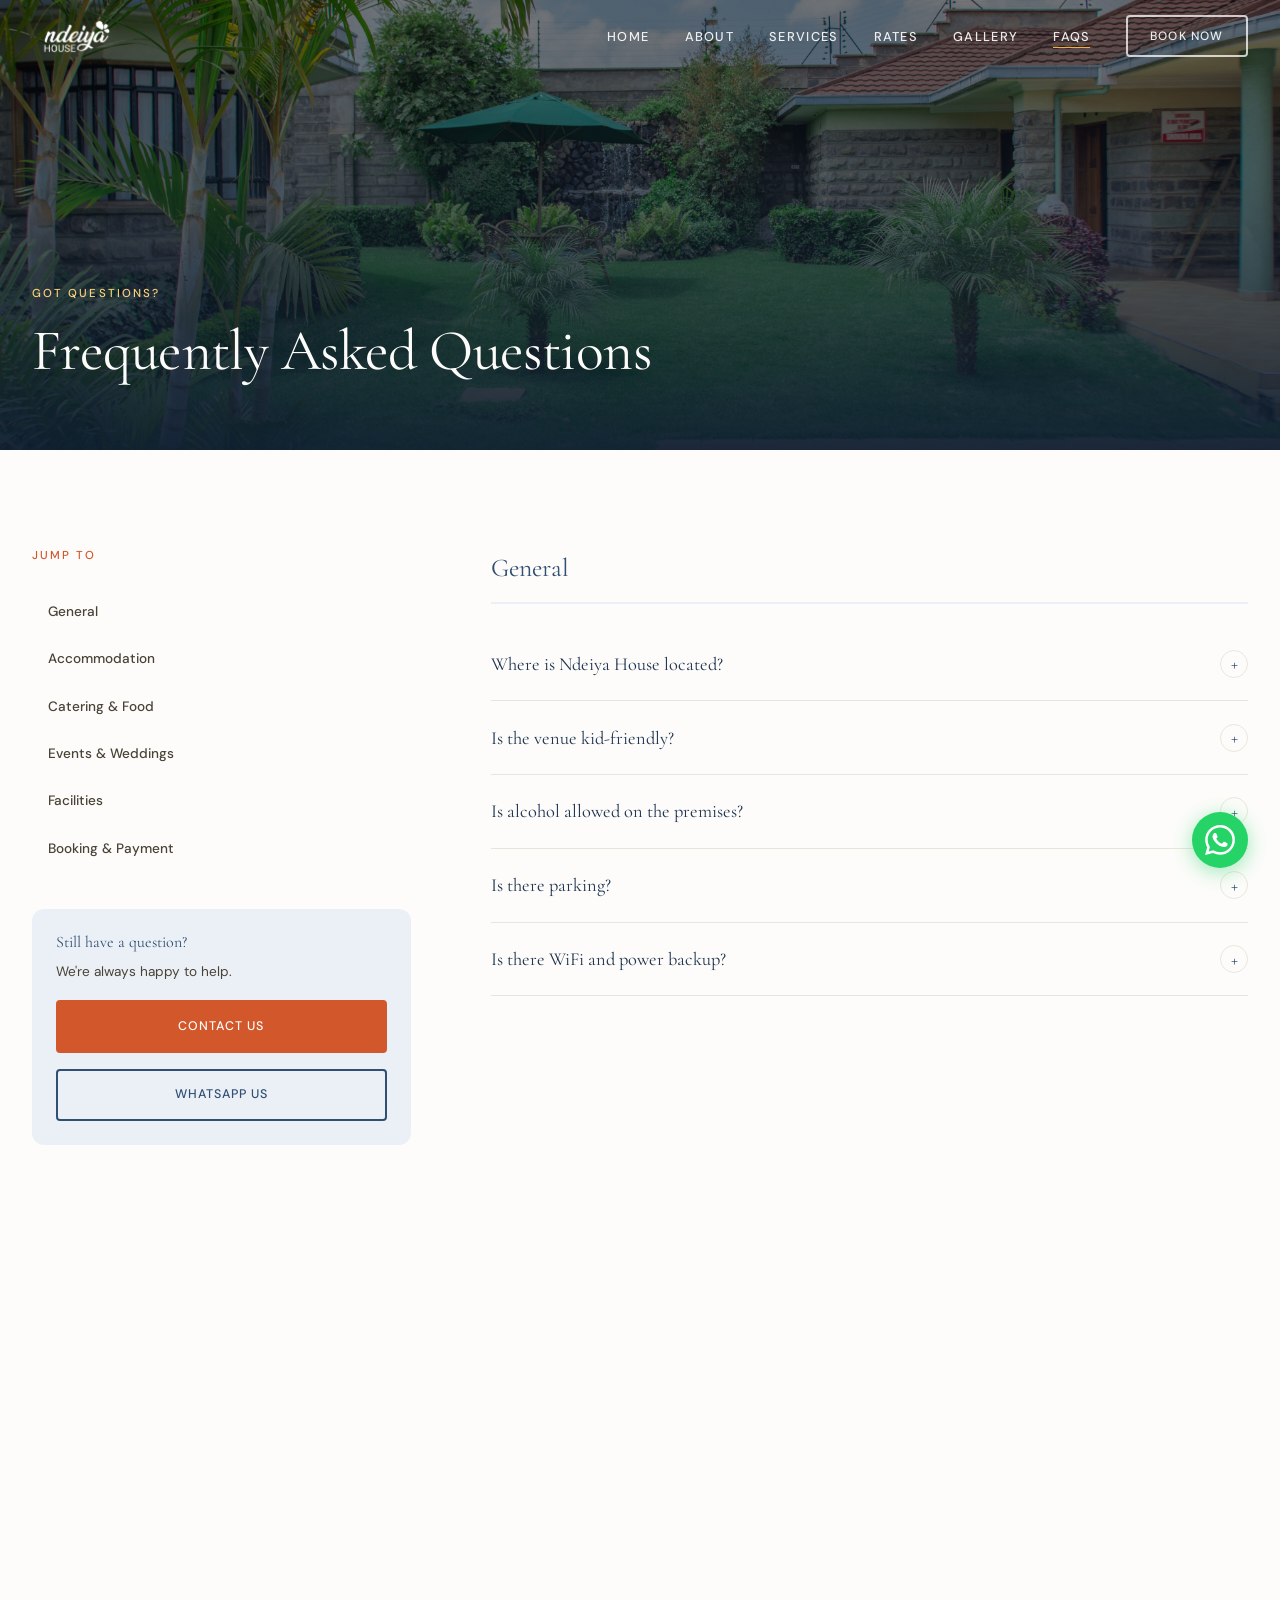
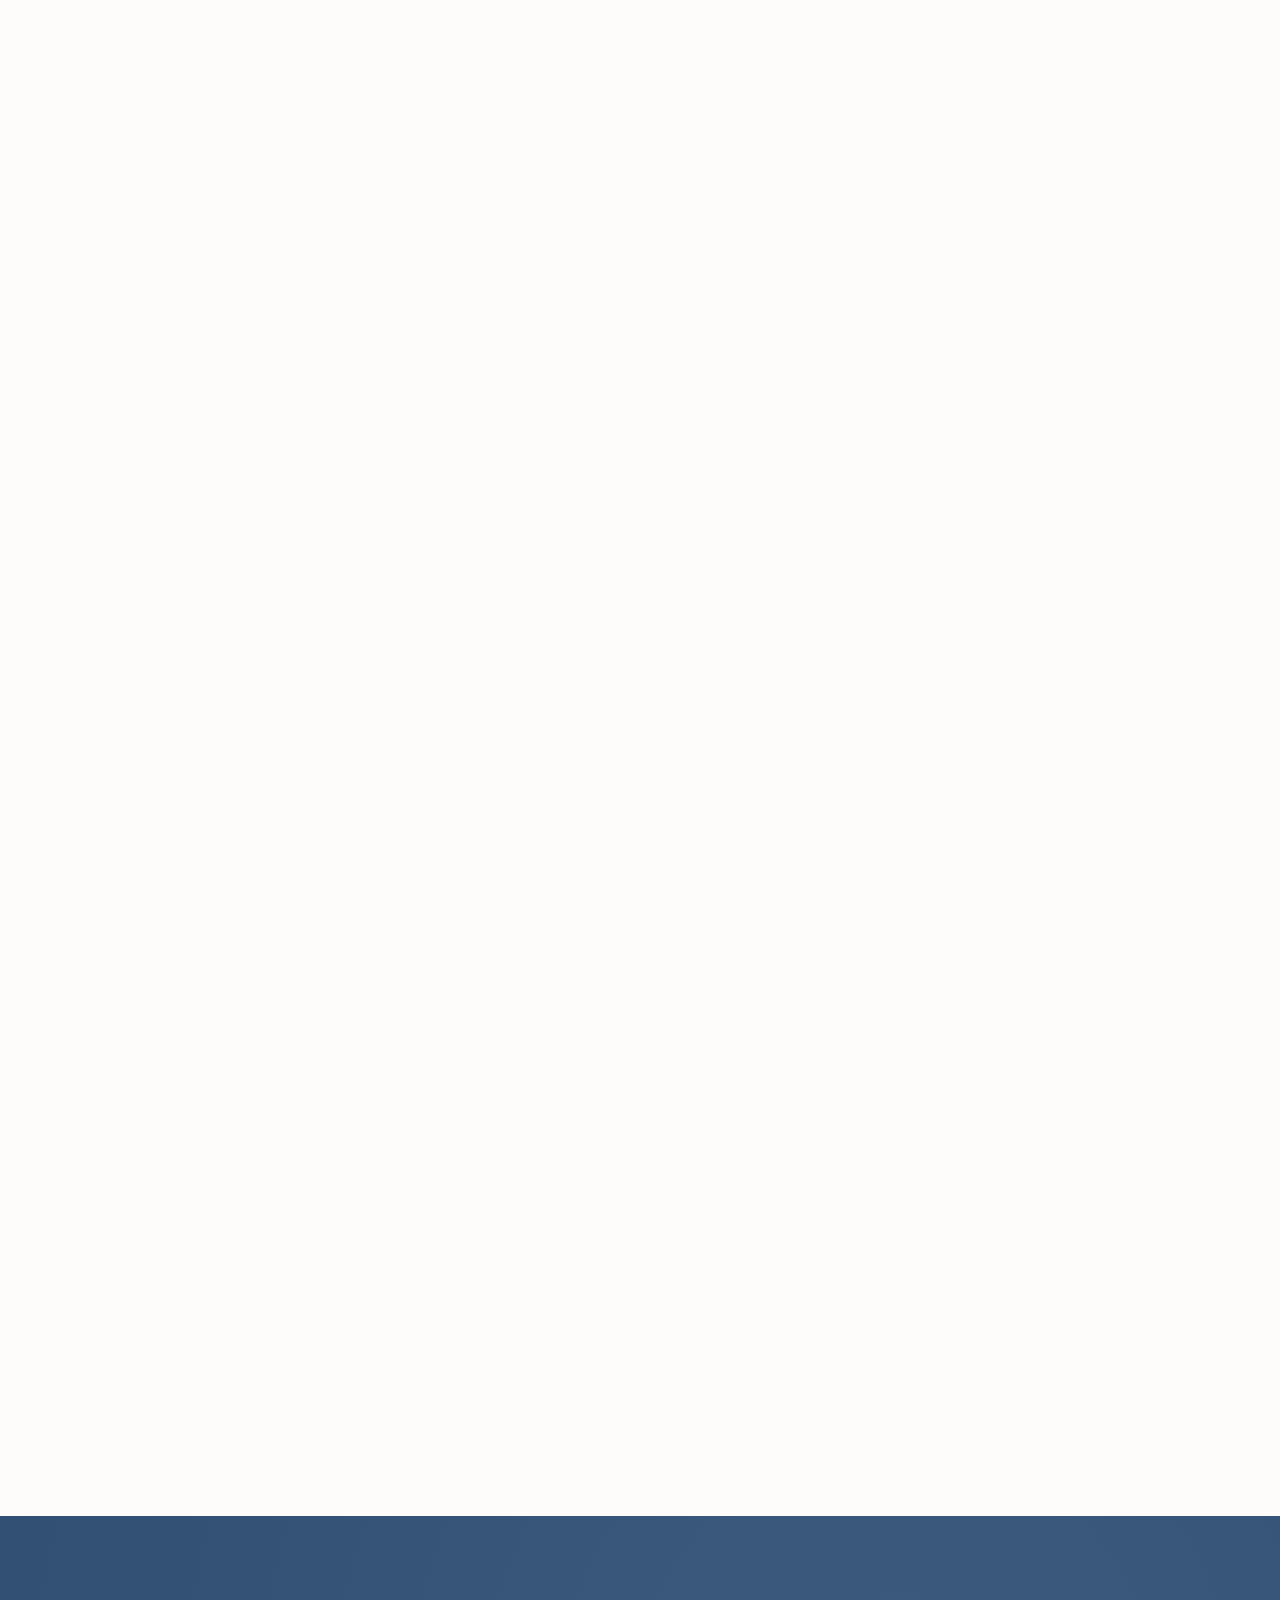
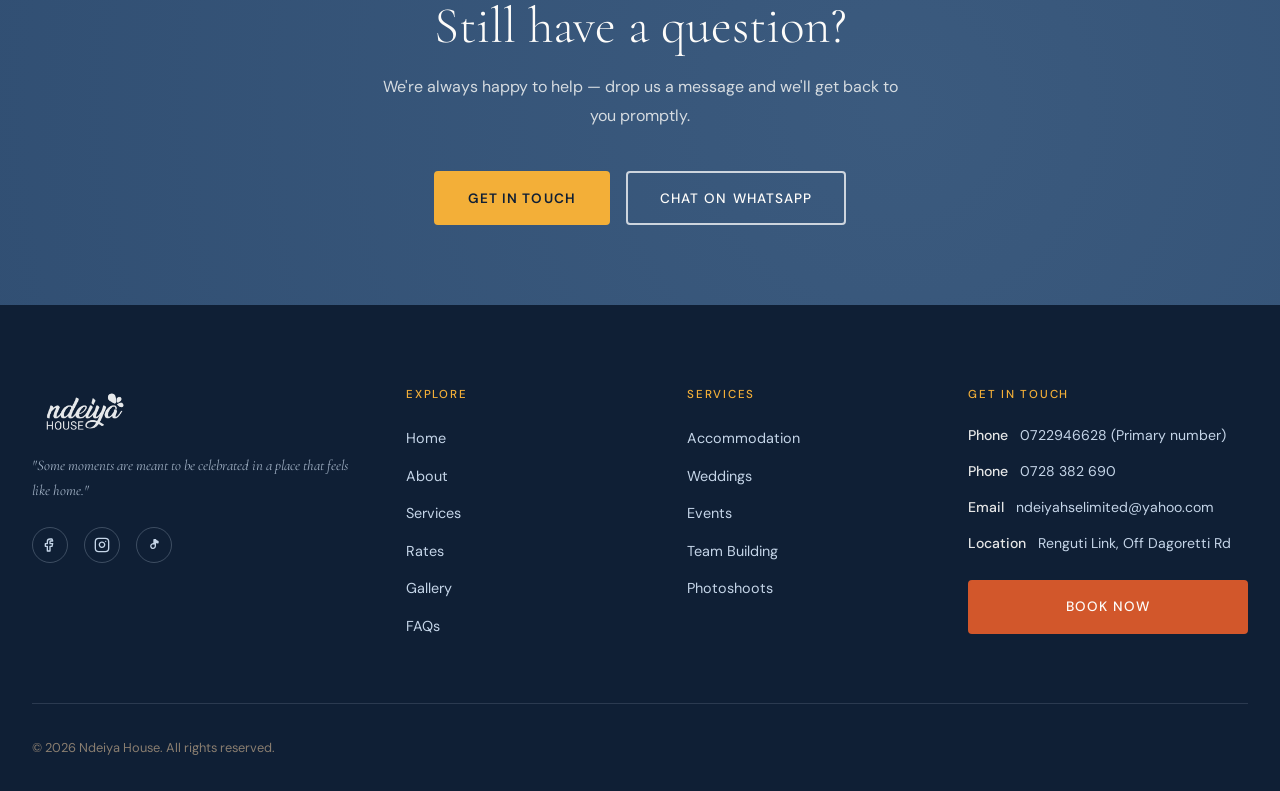
<file: faqs.html>
<!doctype html>
<html lang="en">
  <head>
    <meta charset="UTF-8" />
    <meta name="viewport" content="width=device-width,initial-scale=1.0" />
    <title>Frequently Asked Questions | Ndeiya House</title>
    <meta
      name="description"
      content="Got questions about Ndeiya House? Find answers about accommodation, catering, parking, photoshoots, weddings, alcohol policy, and how to book."
    />
    <link rel="apple-touch-icon" sizes="180x180" href="apple-touch-icon.png" />
    <link rel="icon" type="image/png" sizes="32x32" href="favicon-32x32.png" />
    <link rel="icon" type="image/png" sizes="16x16" href="favicon-16x16.png" />
    <link rel="manifest" href="site.webmanifest" />
    <link rel="stylesheet" href="style.css" />
    <style>
      .faq-layout {
        display: grid;
        grid-template-columns: 1fr 2fr;
        gap: 5rem;
        align-items: start;
      }
      .faq-sidebar {
        position: sticky;
        top: 6rem;
      }
      .faq-category-nav {
        display: flex;
        flex-direction: column;
        gap: 0.4rem;
      }
      .faq-cat-btn {
        text-align: left;
        padding: 0.75rem 1rem;
        border-radius: var(--radius);
        font-size: 0.85rem;
        font-weight: 500;
        color: var(--text-mid);
        transition: var(--transition);
        border: none;
        background: none;
        cursor: pointer;
      }
      .faq-cat-btn:hover,
      .faq-cat-btn.active {
        background: var(--navy-pale);
        color: var(--navy);
        padding-left: 1.3rem;
      }
      .faq-section-title {
        font-family: var(--font-display);
        font-size: 1.6rem;
        color: var(--navy);
        margin-bottom: 1.5rem;
        padding-bottom: 0.75rem;
        border-bottom: 2px solid var(--navy-pale);
      }
      .faq-group {
        margin-bottom: 3rem;
      }
      @media (max-width: 900px) {
        .faq-layout {
          grid-template-columns: 1fr;
        }
        .faq-sidebar {
          position: static;
        }
        .faq-category-nav {
          flex-direction: row;
          flex-wrap: wrap;
        }
      }
      /* ---- CTA Banner ---- */
      .cta-banner {
        background: var(--navy);
        padding: 5rem 0;
        text-align: center;
        position: relative;
        overflow: hidden;
      }
      .cta-banner::before {
        content: "";
        position: absolute;
        inset: -50%;
        background: radial-gradient(
          circle at 60% 50%,
          rgba(74, 107, 143, 0.4) 0%,
          transparent 60%
        );
      }
      .cta-banner h2 {
        color: var(--white);
        position: relative;
        z-index: 1;
        font-weight: 300;
      }
      .cta-banner p {
        color: rgba(253, 252, 250, 0.8);
        max-width: 520px;
        margin: 1rem auto 2.5rem;
        position: relative;
        z-index: 1;
      }
      .cta-banner .flex {
        position: relative;
        z-index: 1;
        justify-content: center;
        gap: 1rem;
        flex-wrap: wrap;
      }
    </style>
  </head>
  <body>
    <nav class="nav">
      <div class="nav-inner">
        <a href="index.html" class="nav-logo"
          ><img src="logo.png" alt="Ndeiya House"
        /></a>
        <ul class="nav-links">
          <li><a href="index.html">Home</a></li>
          <li><a href="about.html">About</a></li>
          <li><a href="services.html">Services</a></li>
          <li><a href="rates.html">Rates</a></li>
          <li><a href="gallery.html">Gallery</a></li>
          <li><a href="faqs.html" class="active">FAQs</a></li>
          <li><a href="contact.html" class="btn btn-outline">Book Now</a></li>
        </ul>
        <button class="nav-toggle">
          <span></span><span></span><span></span>
        </button>
      </div>
    </nav>
    <div class="nav-mobile">
      <a href="index.html">Home</a><a href="about.html">About</a
      ><a href="services.html">Services</a><a href="rates.html">Rates</a
      ><a href="gallery.html">Gallery</a><a href="faqs.html">FAQs</a
      ><a href="contact.html" class="btn btn-primary">Book Now</a>
    </div>

    <div class="page-hero">
      <div
        class="page-hero-bg"
        style="background-image: url(outdoor-2.JPG)"
      ></div>
      <div class="page-hero-overlay"></div>
      <div class="page-hero-content">
        <p class="eyebrow">Got questions?</p>
        <h1>Frequently Asked Questions</h1>
      </div>
    </div>

    <section class="section">
      <div class="container">
        <div class="faq-layout">
          <!-- SIDEBAR NAV -->
          <div class="faq-sidebar reveal">
            <p class="eyebrow mb-3">Jump to</p>
            <nav class="faq-category-nav">
              <button class="faq-cat-btn active" onclick="scrollTo('general')">
                General
              </button>
              <button class="faq-cat-btn" onclick="scrollTo('accommodation')">
                Accommodation
              </button>
              <button class="faq-cat-btn" onclick="scrollTo('catering')">
                Catering & Food
              </button>
              <button class="faq-cat-btn" onclick="scrollTo('events')">
                Events & Weddings
              </button>
              <button class="faq-cat-btn" onclick="scrollTo('facilities')">
                Facilities
              </button>
              <button class="faq-cat-btn" onclick="scrollTo('booking')">
                Booking & Payment
              </button>
            </nav>
            <div
              style="
                margin-top: 2.5rem;
                padding: 1.5rem;
                background: var(--navy-pale);
                border-radius: var(--radius-lg);
              "
            >
              <h4
                style="
                  font-family: var(--font-display);
                  font-size: 1rem;
                  color: var(--navy);
                  margin-bottom: 0.5rem;
                "
              >
                Still have a question?
              </h4>
              <p
                style="
                  font-size: 0.85rem;
                  color: var(--text-mid);
                  margin-bottom: 1rem;
                "
              >
                We're always happy to help.
              </p>
              <a
                href="contact.html"
                class="btn btn-primary"
                style="width: 100%; justify-content: center; font-size: 0.78rem"
                >Contact Us</a
              >
              <a
                href="https://wa.me/254712630306"
                target="_blank"
                class="btn btn-outline-dark mt-2"
                style="width: 100%; justify-content: center; font-size: 0.78rem"
                >WhatsApp Us</a
              >
            </div>
          </div>

          <!-- FAQ CONTENT -->
          <div>
            <!-- GENERAL -->
            <div class="faq-group reveal" id="general">
              <div class="faq-section-title">General</div>
              <div class="faq-item">
                <button class="faq-q">
                  Where is Ndeiya House located? <span class="faq-icon">+</span>
                </button>
                <div class="faq-a">
                  <div class="faq-a-inner">
                    <p>
                      We are located at Renguti Link, Off Dagoretti Road, Kikuyu
                      — just outside Nairobi. It's a short drive from the city,
                      set in peaceful countryside. We'll send you precise
                      directions upon booking.
                    </p>
                  </div>
                </div>
              </div>
              <div class="faq-item">
                <button class="faq-q">
                  Is the venue kid-friendly? <span class="faq-icon">+</span>
                </button>
                <div class="faq-a">
                  <div class="faq-a-inner">
                    <p>
                      Absolutely. Ndeiya House is ideal for families with
                      children. The open grounds, manicured lawns, and swimming
                      pool make it a wonderful space for kids to enjoy and
                      explore safely.
                    </p>
                  </div>
                </div>
              </div>
              <div class="faq-item">
                <button class="faq-q">
                  Is alcohol allowed on the premises?
                  <span class="faq-icon">+</span>
                </button>
                <div class="faq-a">
                  <div class="faq-a-inner">
                    <p>
                      Yes — you are welcome to bring your own drinks. We ask
                      that all guests drink responsibly and respect the venue
                      and other guests at all times.
                    </p>
                  </div>
                </div>
              </div>
              <div class="faq-item">
                <button class="faq-q">
                  Is there parking? <span class="faq-icon">+</span>
                </button>
                <div class="faq-a">
                  <div class="faq-a-inner">
                    <p>
                      Yes. We provide secure parking for up to 50 vehicles on
                      the property.
                    </p>
                  </div>
                </div>
              </div>
              <div class="faq-item">
                <button class="faq-q">
                  Is there WiFi and power backup?
                  <span class="faq-icon">+</span>
                </button>
                <div class="faq-a">
                  <div class="faq-a-inner">
                    <p>
                      Yes on both counts. WiFi is available throughout the
                      property, and we have a backup generator to ensure power
                      continuity during your stay or event.
                    </p>
                  </div>
                </div>
              </div>
            </div>

            <!-- ACCOMMODATION -->
            <div class="faq-group reveal" id="accommodation">
              <div class="faq-section-title">Accommodation</div>
              <div class="faq-item">
                <button class="faq-q">
                  How many guests can stay overnight?
                  <span class="faq-icon">+</span>
                </button>
                <div class="faq-a">
                  <div class="faq-a-inner">
                    <p>
                      We have six en-suite bedrooms that can accommodate a
                      maximum of 14 guests. Three bedrooms have double beds, two
                      have twin single beds, and one has a double bed plus two
                      single beds. We do not allow extra guests beyond 14, as we
                      do not have additional mattresses or beds.
                    </p>
                  </div>
                </div>
              </div>
              <div class="faq-item">
                <button class="faq-q">
                  What are the check-in and check-out times?
                  <span class="faq-icon">+</span>
                </button>
                <div class="faq-a">
                  <div class="faq-a-inner">
                    <p>
                      Check-in is from 12:00 PM and check-out is by 10:00 AM. If
                      you need a late check-out, please let us know in advance
                      and we will do our best to accommodate you.
                    </p>
                  </div>
                </div>
              </div>
              <div class="faq-item">
                <button class="faq-q">
                  What does the accommodation rate include?
                  <span class="faq-icon">+</span>
                </button>
                <div class="faq-a">
                  <div class="faq-a-inner">
                    <p>
                      The rate (Ksh 47,000/night standard; Ksh 57,000/night in
                      December) includes exclusive use of all 6 bedrooms, access
                      to the swimming pool and steam room, the lush gardens and
                      man-made waterfalls, WiFi, a private chef (you provide the
                      ingredients), and backup generator. Grill services are
                      available on request.
                    </p>
                  </div>
                </div>
              </div>
            </div>

            <!-- CATERING -->
            <div class="faq-group reveal" id="catering">
              <div class="faq-section-title">Catering & Food</div>
              <div class="faq-item">
                <button class="faq-q">
                  Do you have an in-house chef? <span class="faq-icon">+</span>
                </button>
                <div class="faq-a">
                  <div class="faq-a-inner">
                    <p>
                      Yes. Our in-house chef can prepare meals for up to 25
                      people. You bring the ingredients and the chef cooks
                      according to a menu agreed with you in advance. For groups
                      larger than 25, clients are expected to arrange their own
                      catering.
                    </p>
                  </div>
                </div>
              </div>
              <div class="faq-item">
                <button class="faq-q">
                  Do you offer goat grilling? <span class="faq-icon">+</span>
                </button>
                <div class="faq-a">
                  <div class="faq-a-inner">
                    <p>
                      Yes! We offer goat slaughter and grilling services for Ksh
                      3,000 per goat. This must be arranged in advance — please
                      mention it when you make your enquiry.
                    </p>
                  </div>
                </div>
              </div>
              <div class="faq-item">
                <button class="faq-q">
                  What does the team building catering include?
                  <span class="faq-icon">+</span>
                </button>
                <div class="faq-a">
                  <div class="faq-a-inner">
                    <p>
                      The team building day package (Ksh 3,500 per person)
                      includes 10am tea and snacks, lunch with a soft drink or
                      water, and 4pm tea and snacks.
                    </p>
                  </div>
                </div>
              </div>
              <div class="faq-item">
                <button class="faq-q">
                  Do you have a farm on site? <span class="faq-icon">+</span>
                </button>
                <div class="faq-a">
                  <div class="faq-a-inner">
                    <p>
                      Yes — Ndeiya Farm is our on-site working farm. We grow a
                      range of fresh produce including lettuce, broccoli,
                      cauliflower, celery, kale, spinach, and leeks, as well as
                      dairy and eggs. Where possible, our in-house chef uses
                      fresh farm produce in meals. The farm is also available
                      for educational tours.
                    </p>
                  </div>
                </div>
              </div>
            </div>

            <!-- EVENTS -->
            <div class="faq-group reveal" id="events">
              <div class="faq-section-title">Events & Weddings</div>
              <div class="faq-item">
                <button class="faq-q">
                  Do you provide tents, chairs, tables, or décor?
                  <span class="faq-icon">+</span>
                </button>
                <div class="faq-a">
                  <div class="faq-a-inner">
                    <p>
                      We don't supply these directly, but we have trusted
                      vendors we can recommend upon request. Just mention it
                      when you enquire and we'll connect you.
                    </p>
                  </div>
                </div>
              </div>
              <div class="faq-item">
                <button class="faq-q">
                  Do you offer event coordination?
                  <span class="faq-icon">+</span>
                </button>
                <div class="faq-a">
                  <div class="faq-a-inner">
                    <p>
                      We don't offer in-house event coordination, but we can
                      connect you with experienced event planners we work with
                      regularly.
                    </p>
                  </div>
                </div>
              </div>
              <div class="faq-item">
                <button class="faq-q">
                  What is included in the wedding venue rate?
                  <span class="faq-icon">+</span>
                </button>
                <div class="faq-a">
                  <div class="faq-a-inner">
                    <p>
                      The Ksh 90,000 wedding rate includes: use of all garden
                      spaces (max 150 guests), a rehearsal day for the bridal
                      team, one free setup day and one free set-down day, access
                      to power and water, two day guards, parking for up to 50
                      vehicles, the man-made waterfall backdrop, access to the
                      swimming pool, and a complimentary engagement shoot.
                      Clients need to bring portable washrooms and a washroom
                      minder.
                    </p>
                  </div>
                </div>
              </div>
              <div class="faq-item">
                <button class="faq-q">
                  Can we add an evening party to the wedding package?
                  <span class="faq-icon">+</span>
                </button>
                <div class="faq-a">
                  <div class="faq-a-inner">
                    <p>
                      Yes. An evening add-on is available for Ksh 30,000,
                      running from 6pm to 1am. This is ideal for an after-party
                      or dinner reception.
                    </p>
                  </div>
                </div>
              </div>
            </div>

            <!-- FACILITIES -->
            <div class="faq-group reveal" id="facilities">
              <div class="faq-section-title">Facilities</div>
              <div class="faq-item">
                <button class="faq-q">
                  Is the swimming pool available for all bookings?
                  <span class="faq-icon">+</span>
                </button>
                <div class="faq-a">
                  <div class="faq-a-inner">
                    <p>
                      Yes. The swimming pool (with night lighting) is included
                      in the accommodation rate, and is available for event and
                      party bookings too. It is also available during weddings.
                    </p>
                  </div>
                </div>
              </div>
              <div class="faq-item">
                <button class="faq-q">
                  Do you have a steam room? <span class="faq-icon">+</span>
                </button>
                <div class="faq-a">
                  <div class="faq-a-inner">
                    <p>
                      Yes — we have a beautiful steam room with a spacious
                      seating area and cozy shower cubicle. It is available on
                      request and is separately chargeable. Please mention it
                      when booking.
                    </p>
                  </div>
                </div>
              </div>
              <div class="faq-item">
                <button class="faq-q">
                  What are the man-made waterfalls?
                  <span class="faq-icon">+</span>
                </button>
                <div class="faq-a">
                  <div class="faq-a-inner">
                    <p>
                      Our property features beautiful man-made waterfalls set
                      within the gardens, creating a stunning natural backdrop
                      perfect for photos, ceremonies, and simply relaxing.
                      They're one of the most beloved features of Ndeiya House.
                    </p>
                  </div>
                </div>
              </div>
            </div>

            <!-- BOOKING -->
            <div class="faq-group reveal" id="booking">
              <div class="faq-section-title">Booking & Payment</div>
              <div class="faq-item">
                <button class="faq-q">
                  How do I make a booking? <span class="faq-icon">+</span>
                </button>
                <div class="faq-a">
                  <div class="faq-a-inner">
                    <p>
                      Send us an enquiry via email at
                      ndeiyahselimited@yahoo.com, use the contact form on this
                      website, or call/WhatsApp us on +254 712 630 306. We'll
                      confirm availability and send you payment details.
                    </p>
                  </div>
                </div>
              </div>
              <div class="faq-item">
                <button class="faq-q">
                  What deposit is required? <span class="faq-icon">+</span>
                </button>
                <div class="faq-a">
                  <div class="faq-a-inner">
                    <p>
                      A 50% deposit is required to secure your date. The
                      remaining balance is due one day before your event or
                      arrival. Bookings are confirmed only upon receipt of the
                      deposit.
                    </p>
                  </div>
                </div>
              </div>
              <div class="faq-item">
                <button class="faq-q">
                  What payment methods do you accept?
                  <span class="faq-icon">+</span>
                </button>
                <div class="faq-a">
                  <div class="faq-a-inner">
                    <p>We accept M-Pesa and bank transfers.</p>
                  </div>
                </div>
              </div>
              <div class="faq-item">
                <button class="faq-q">
                  Can I request a late check-out?
                  <span class="faq-icon">+</span>
                </button>
                <div class="faq-a">
                  <div class="faq-a-inner">
                    <p>
                      Yes — late check-out can be arranged on request, subject
                      to availability. Please mention this when making your
                      booking.
                    </p>
                  </div>
                </div>
              </div>
            </div>
          </div>
        </div>
      </div>
    </section>

    <section class="cta-banner">
      <div class="container">
        <h2>Still have a question?</h2>
        <p>
          We're always happy to help — drop us a message and we'll get back to
          you promptly.
        </p>
        <div
          class="flex"
          style="
            justify-content: center;
            gap: 1rem;
            flex-wrap: wrap;
            position: relative;
            z-index: 1;
          "
        >
          <a href="contact.html" class="btn btn-gold">Get in Touch</a>
          <a
            href="https://wa.me/254712630306"
            target="_blank"
            class="btn btn-outline"
            >Chat on WhatsApp</a
          >
        </div>
      </div>
    </section>

    <footer class="footer">
      <div class="container">
        <div class="footer-grid">
          <div>
            <div class="footer-logo">
              <img src="logo.png" alt="Ndeiya House" />
            </div>
            <p class="footer-tagline">
              "Some moments are meant to be celebrated in a place that feels
              like home."
            </p>
            <div class="social-links">
              <a
                href="https://www.facebook.com/share/1WFYYKvinH/?mibextid=wwXIfr"
                target="_blank"
                rel="noopener noreferrer"
                aria-label="Facebook"
                ><svg viewBox="0 0 24 24" aria-hidden="true">
                  <path
                    d="M15 3h-3a4 4 0 0 0-4 4v3H5v4h3v7h4v-7h3l1-4h-4V7a1 1 0 0 1 1-1h3z"
                  /></svg></a
              ><a
                href="https://www.instagram.com/ndeiyahouse?igsh=MWFoZno2NjFmbzIxag%3D%3D&utm_source=qr"
                target="_blank"
                rel="noopener noreferrer"
                aria-label="Instagram"
                ><svg viewBox="0 0 24 24" aria-hidden="true">
                  <rect x="2" y="2" width="20" height="20" rx="5" ry="5" />
                  <path d="M16 11.37a4 4 0 1 1-1.14-2.6 4 4 0 0 1 1.14 2.6z" />
                  <line x1="17.5" y1="6.5" x2="17.5" y2="6.5" /></svg></a
              ><a
                href="https://www.tiktok.com/@ndeiya.house?_r=1&_t=ZS-94eKRiuWHCf"
                target="_blank"
                rel="noopener noreferrer"
                aria-label="TikTok"
                ><svg viewBox="0 0 24 24" aria-hidden="true">
                  <path d="M14 4v9.6a3.4 3.4 0 1 1-2-3.1V4h2z" />
                  <path
                    d="M14 4c1 1.6 2.3 2.5 4 2.7v2c-1.5-.1-2.8-.6-4-1.4"
                  /></svg
              ></a>
            </div>
          </div>
          <div>
            <h5>Explore</h5>
            <ul class="footer-links">
              <li><a href="index.html">Home</a></li>
              <li><a href="about.html">About</a></li>
              <li><a href="services.html">Services</a></li>
              <li><a href="rates.html">Rates</a></li>
              <li><a href="gallery.html">Gallery</a></li>
              <li><a href="faqs.html">FAQs</a></li>
            </ul>
          </div>
          <div>
            <h5>Services</h5>
            <ul class="footer-links">
              <li><a href="services.html#accommodation">Accommodation</a></li>
              <li><a href="services.html#weddings">Weddings</a></li>
              <li><a href="services.html#events">Events</a></li>
              <li><a href="services.html#team">Team Building</a></li>
              <li><a href="services.html#photoshoots">Photoshoots</a></li>
            </ul>
          </div>
          <div>
            <h5>Get in touch</h5>
            <div class="footer-contact">
              <div class="footer-contact-item">
                <strong>Phone</strong>0722946628 (Primary number)
              </div>
              <div class="footer-contact-item">
                <strong>Phone</strong>0728 382 690
              </div>
              <div class="footer-contact-item">
                <strong>Email</strong>ndeiyahselimited@yahoo.com
              </div>
              <div class="footer-contact-item">
                <strong>Location</strong>Renguti Link, Off Dagoretti Rd
              </div>
            </div>
            <div class="mt-3">
              <a
                href="contact.html"
                class="btn btn-primary"
                style="width: 100%; justify-content: center"
                >Book Now</a
              >
            </div>
          </div>
        </div>
        <div class="footer-bottom">
          <p>© 2026 Ndeiya House. All rights reserved.</p>
        </div>
      </div>
    </footer>
    <a href="https://wa.me/254712630306" class="wa-float" target="_blank"
      ><svg viewBox="0 0 24 24">
        <path
          d="M17.472 14.382c-.297-.149-1.758-.867-2.03-.967-.273-.099-.471-.148-.67.15-.197.297-.767.966-.94 1.164-.173.199-.347.223-.644.075-.297-.15-1.255-.463-2.39-1.475-.883-.788-1.48-1.761-1.653-2.059-.173-.297-.018-.458.13-.606.134-.133.298-.347.446-.52.149-.174.198-.298.298-.497.099-.198.05-.371-.025-.52-.075-.149-.669-1.612-.916-2.207-.242-.579-.487-.5-.669-.51-.173-.008-.371-.01-.57-.01-.198 0-.52.074-.792.372-.272.297-1.04 1.016-1.04 2.479 0 1.462 1.065 2.875 1.213 3.074.149.198 2.096 3.2 5.077 4.487.709.306 1.262.489 1.694.625.712.227 1.36.195 1.871.118.571-.085 1.758-.719 2.006-1.413.248-.694.248-1.289.173-1.413-.074-.124-.272-.198-.57-.347m-5.421 7.403h-.004a9.87 9.87 0 01-5.031-1.378l-.361-.214-3.741.982.998-3.648-.235-.374a9.86 9.86 0 01-1.51-5.26c.001-5.45 4.436-9.884 9.888-9.884 2.64 0 5.122 1.03 6.988 2.898a9.825 9.825 0 012.893 6.994c-.003 5.45-4.437 9.884-9.885 9.884m8.413-18.297A11.815 11.815 0 0012.05 0C5.495 0 .16 5.335.157 11.892c0 2.096.547 4.142 1.588 5.945L.057 24l6.305-1.654a11.882 11.882 0 005.683 1.448h.005c6.554 0 11.89-5.335 11.893-11.893a11.821 11.821 0 00-3.48-8.413Z"
        /></svg
    ></a>
    <script src="script.js"></script>
    <script>
      function scrollTo(id) {
        document
          .querySelectorAll(".faq-cat-btn")
          .forEach((b) => b.classList.remove("active"));
        event.target.classList.add("active");
        document
          .getElementById(id)
          .scrollIntoView({ behavior: "smooth", block: "start" });
      }
    </script>
  </body>
</html>
</file>
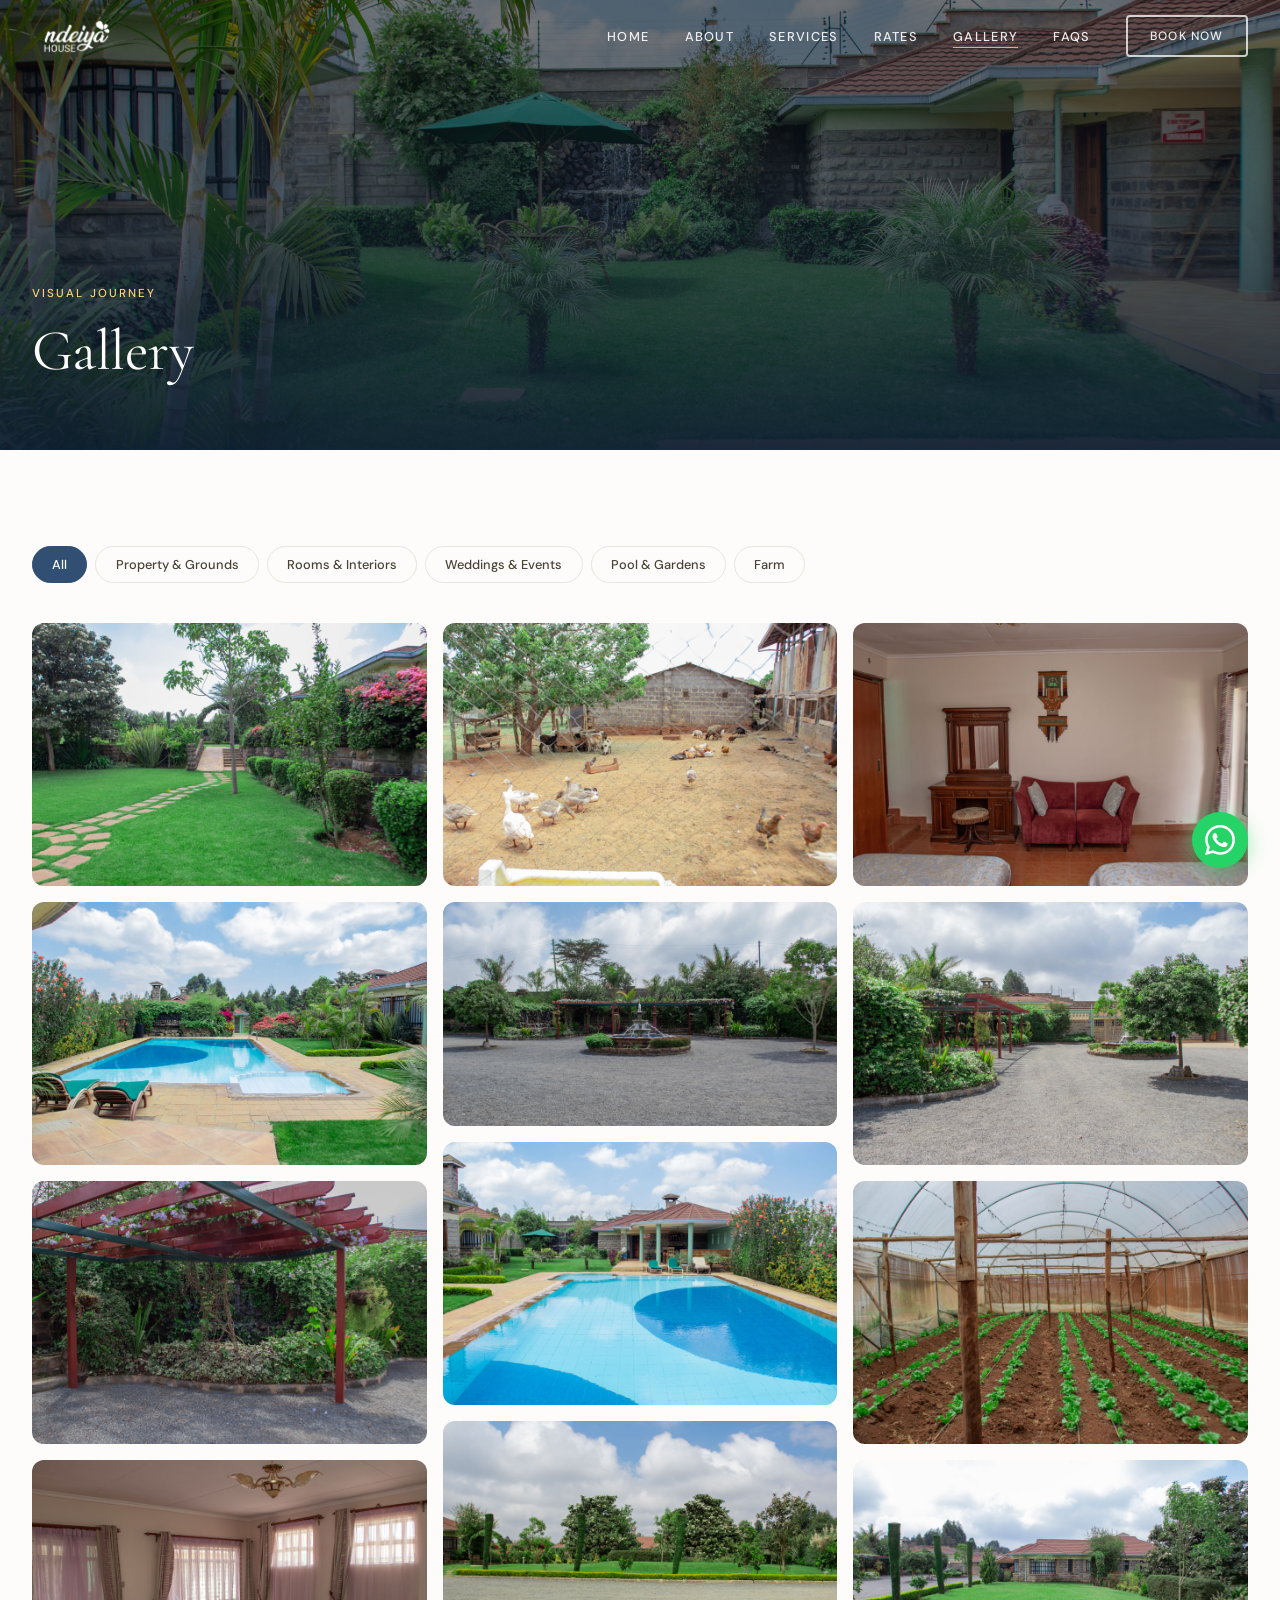
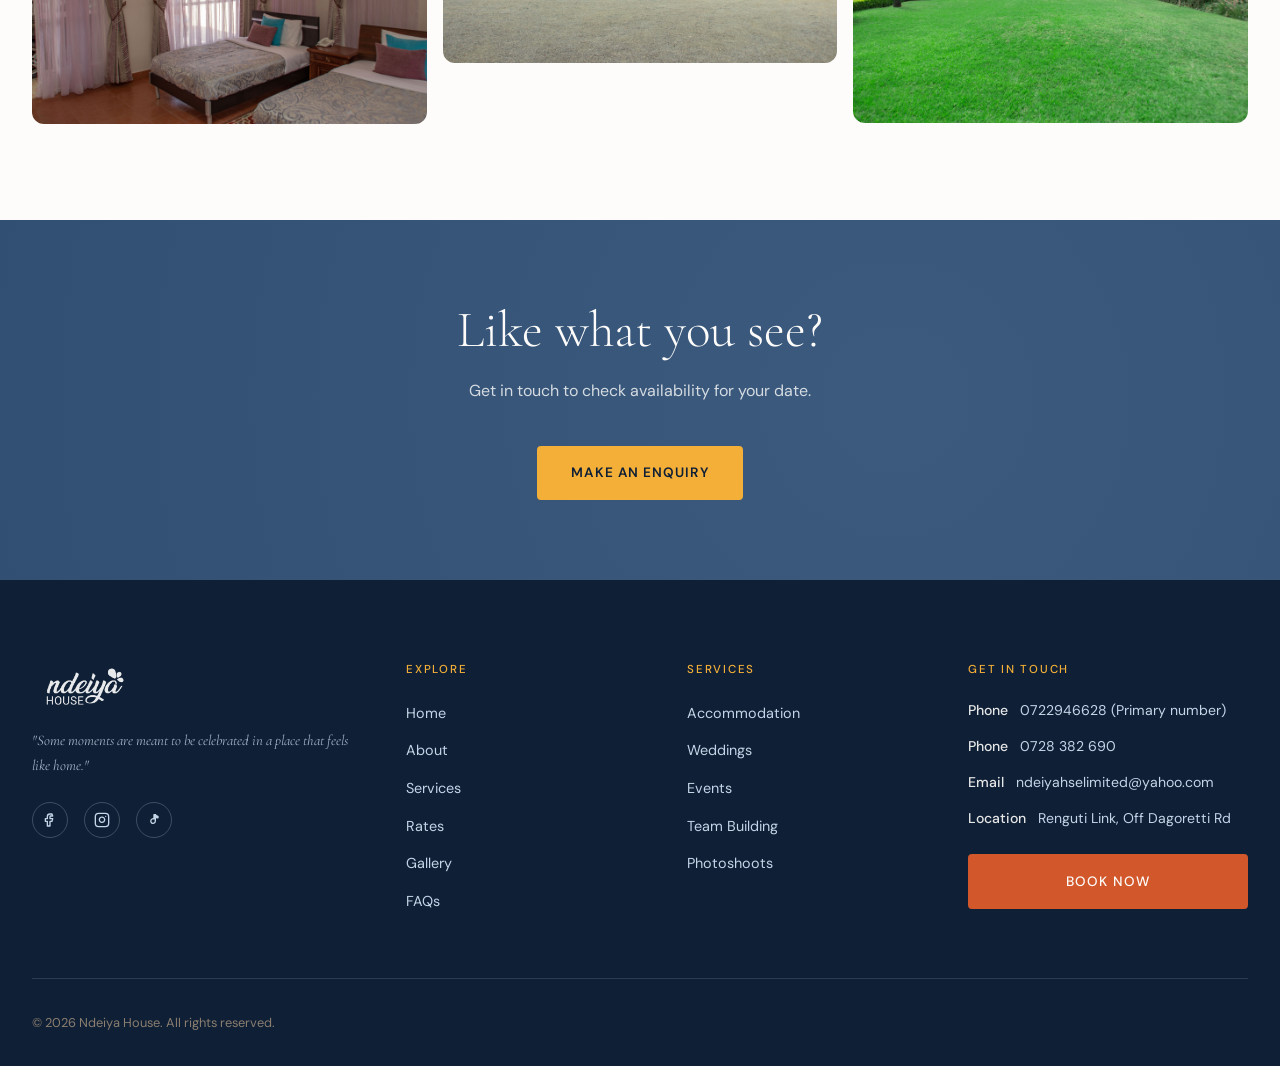
<file: gallery.html>
<!doctype html>
<html lang="en">
  <head>
    <meta charset="UTF-8" />
    <meta name="viewport" content="width=device-width,initial-scale=1.0" />
    <title>Photo Gallery | Ndeiya House Nairobi</title>
    <meta
      name="description"
      content="Browse photos of Ndeiya House — our 5-acre country retreat near Nairobi, featuring lush gardens, swimming pool, en-suite rooms, wedding setups, and more."
    />
    <link rel="apple-touch-icon" sizes="180x180" href="apple-touch-icon.png" />
    <link rel="icon" type="image/png" sizes="32x32" href="favicon-32x32.png" />
    <link rel="icon" type="image/png" sizes="16x16" href="favicon-16x16.png" />
    <link rel="manifest" href="site.webmanifest" />
    <link rel="stylesheet" href="style.css" />
    <style>
      .gallery-filters {
        display: flex;
        gap: 0.5rem;
        flex-wrap: wrap;
        margin-bottom: 2.5rem;
      }
      .gallery-filter {
        padding: 0.55rem 1.2rem;
        border: 1.5px solid var(--cream-dark);
        border-radius: 100px;
        font-size: 0.8rem;
        font-weight: 500;
        cursor: pointer;
        transition: var(--transition);
        background: var(--white);
        color: var(--text-mid);
      }
      .gallery-filter:hover,
      .gallery-filter.active {
        background: var(--navy);
        border-color: var(--navy);
        color: var(--white);
      }
      .gallery-masonry {
        columns: 3;
        gap: 1rem;
      }
      .gallery-item {
        break-inside: avoid;
        margin-bottom: 1rem;
        border-radius: var(--radius-lg);
        overflow: hidden;
        cursor: zoom-in;
        display: block;
      }
      .gallery-item img {
        width: 100%;
        display: block;
        transition: transform 0.5s ease;
      }
      .gallery-item:hover img {
        transform: scale(1.04);
      }
      @media (max-width: 900px) {
        .gallery-masonry {
          columns: 2;
        }
      }
      @media (max-width: 560px) {
        .gallery-masonry {
          columns: 1;
        }
      }
      /* ---- CTA Banner ---- */
      .cta-banner {
        background: var(--navy);
        padding: 5rem 0;
        text-align: center;
        position: relative;
        overflow: hidden;
      }
      .cta-banner::before {
        content: "";
        position: absolute;
        inset: -50%;
        background: radial-gradient(
          circle at 60% 50%,
          rgba(74, 107, 143, 0.4) 0%,
          transparent 60%
        );
      }
      .cta-banner h2 {
        color: var(--white);
        position: relative;
        z-index: 1;
        font-weight: 300;
      }
      .cta-banner p {
        color: rgba(253, 252, 250, 0.8);
        max-width: 520px;
        margin: 1rem auto 2.5rem;
        position: relative;
        z-index: 1;
      }
      .cta-banner .flex {
        position: relative;
        z-index: 1;
        justify-content: center;
        gap: 1rem;
        flex-wrap: wrap;
      }
    </style>
  </head>
  <body>
    <nav class="nav">
      <div class="nav-inner">
        <a href="index.html" class="nav-logo"
          ><img src="logo.png" alt="Ndeiya House"
        /></a>
        <ul class="nav-links">
          <li><a href="index.html">Home</a></li>
          <li><a href="about.html">About</a></li>
          <li><a href="services.html">Services</a></li>
          <li><a href="rates.html">Rates</a></li>
          <li><a href="gallery.html" class="active">Gallery</a></li>
          <li><a href="faqs.html">FAQs</a></li>
          <li><a href="contact.html" class="btn btn-outline">Book Now</a></li>
        </ul>
        <button class="nav-toggle">
          <span></span><span></span><span></span>
        </button>
      </div>
    </nav>
    <div class="nav-mobile">
      <a href="index.html">Home</a><a href="about.html">About</a
      ><a href="services.html">Services</a><a href="rates.html">Rates</a
      ><a href="gallery.html">Gallery</a><a href="faqs.html">FAQs</a
      ><a href="contact.html" class="btn btn-primary">Book Now</a>
    </div>

    <div class="page-hero">
      <div
        class="page-hero-bg"
        style="background-image: url(outdoor-2.JPG)"
      ></div>
      <div class="page-hero-overlay"></div>
      <div class="page-hero-content">
        <p class="eyebrow">Visual journey</p>
        <h1>Gallery</h1>
      </div>
    </div>

    <section class="section">
      <div class="container">
        <div class="gallery-filters reveal">
          <button
            class="gallery-filter active"
            onclick="filterGallery('all', this)"
          >
            All
          </button>
          <button
            class="gallery-filter"
            onclick="filterGallery('property', this)"
          >
            Property & Grounds
          </button>
          <button class="gallery-filter" onclick="filterGallery('rooms', this)">
            Rooms & Interiors
          </button>
          <button
            class="gallery-filter"
            onclick="filterGallery('weddings', this)"
          >
            Weddings & Events
          </button>
          <button class="gallery-filter" onclick="filterGallery('pool', this)">
            Pool & Gardens
          </button>
          <button class="gallery-filter" onclick="filterGallery('farm', this)">
            Farm
          </button>
        </div>
        <div class="gallery-masonry" id="gallery-grid">
          <div class="gallery-item gallery-img reveal" data-cat="property">
            <img
              src="grounds-1.JPG"
              alt="Ndeiya House exterior"
              loading="lazy"
            />
          </div>
          <div
            class="gallery-item gallery-img reveal reveal-delay-1"
            data-cat="pool"
          >
            <img src="pool-1.JPG" alt="Swimming pool" loading="lazy" />
          </div>
          <div
            class="gallery-item gallery-img reveal reveal-delay-2"
            data-cat="weddings"
          >
            <img src="grounds-2.JPG" alt="Wedding setup" loading="lazy" />
          </div>
          <div class="gallery-item gallery-img reveal" data-cat="rooms">
            <img src="interior-1.JPG" alt="Bedroom" loading="lazy" />
          </div>
          <div
            class="gallery-item gallery-img reveal reveal-delay-1"
            data-cat="farm"
          >
            <img src="farm-1.JPG" alt="Ndeiya Farm" loading="lazy" />
          </div>
          <div
            class="gallery-item gallery-img reveal reveal-delay-2"
            data-cat="property"
          >
            <img src="grounds-3.JPG" alt="Gardens" loading="lazy" />
          </div>
          <div class="gallery-item gallery-img reveal" data-cat="pool">
            <img src="pool-2.JPG" alt="Pool area" loading="lazy" />
          </div>
          <div
            class="gallery-item gallery-img reveal reveal-delay-1"
            data-cat="weddings"
          >
            <img src="grounds-5.JPG" alt="Ceremony" loading="lazy" />
          </div>
          <div
            class="gallery-item gallery-img reveal reveal-delay-2"
            data-cat="rooms"
          >
            <img src="interior-2.JPG" alt="Interior" loading="lazy" />
          </div>
          <div class="gallery-item gallery-img reveal" data-cat="property">
            <img src="grounds-4.JPG" alt="Grounds" loading="lazy" />
          </div>
          <div
            class="gallery-item gallery-img reveal reveal-delay-1"
            data-cat="farm"
          >
            <img src="farm-2.JPG" alt="Farm produce" loading="lazy" />
          </div>
          <div
            class="gallery-item gallery-img reveal reveal-delay-2"
            data-cat="weddings"
          >
            <img src="grounds-6.JPG" alt="Event setup" loading="lazy" />
          </div>
        </div>
      </div>
    </section>

    <section class="cta-banner">
      <div class="container">
        <h2>Like what you see?</h2>
        <p>Get in touch to check availability for your date.</p>
        <div
          class="flex"
          style="
            justify-content: center;
            gap: 1rem;
            flex-wrap: wrap;
            position: relative;
            z-index: 1;
          "
        >
          <a href="contact.html" class="btn btn-gold">Make an Enquiry</a>
        </div>
      </div>
    </section>

    <footer class="footer">
      <div class="container">
        <div class="footer-grid">
          <div>
            <div class="footer-logo">
              <img src="logo.png" alt="Ndeiya House" />
            </div>
            <p class="footer-tagline">
              "Some moments are meant to be celebrated in a place that feels
              like home."
            </p>
            <div class="social-links">
              <a
                href="https://www.facebook.com/share/1WFYYKvinH/?mibextid=wwXIfr"
                target="_blank"
                rel="noopener noreferrer"
                aria-label="Facebook"
                ><svg viewBox="0 0 24 24" aria-hidden="true">
                  <path
                    d="M15 3h-3a4 4 0 0 0-4 4v3H5v4h3v7h4v-7h3l1-4h-4V7a1 1 0 0 1 1-1h3z"
                  /></svg></a
              ><a
                href="https://www.instagram.com/ndeiyahouse?igsh=MWFoZno2NjFmbzIxag%3D%3D&utm_source=qr"
                target="_blank"
                rel="noopener noreferrer"
                aria-label="Instagram"
                ><svg viewBox="0 0 24 24" aria-hidden="true">
                  <rect x="2" y="2" width="20" height="20" rx="5" ry="5" />
                  <path d="M16 11.37a4 4 0 1 1-1.14-2.6 4 4 0 0 1 1.14 2.6z" />
                  <line x1="17.5" y1="6.5" x2="17.5" y2="6.5" /></svg></a
              ><a
                href="https://www.tiktok.com/@ndeiya.house?_r=1&_t=ZS-94eKRiuWHCf"
                target="_blank"
                rel="noopener noreferrer"
                aria-label="TikTok"
                ><svg viewBox="0 0 24 24" aria-hidden="true">
                  <path d="M14 4v9.6a3.4 3.4 0 1 1-2-3.1V4h2z" />
                  <path
                    d="M14 4c1 1.6 2.3 2.5 4 2.7v2c-1.5-.1-2.8-.6-4-1.4"
                  /></svg
              ></a>
            </div>
          </div>
          <div>
            <h5>Explore</h5>
            <ul class="footer-links">
              <li><a href="index.html">Home</a></li>
              <li><a href="about.html">About</a></li>
              <li><a href="services.html">Services</a></li>
              <li><a href="rates.html">Rates</a></li>
              <li><a href="gallery.html">Gallery</a></li>
              <li><a href="faqs.html">FAQs</a></li>
            </ul>
          </div>
          <div>
            <h5>Services</h5>
            <ul class="footer-links">
              <li><a href="services.html#accommodation">Accommodation</a></li>
              <li><a href="services.html#weddings">Weddings</a></li>
              <li><a href="services.html#events">Events</a></li>
              <li><a href="services.html#team">Team Building</a></li>
              <li><a href="services.html#photoshoots">Photoshoots</a></li>
            </ul>
          </div>
          <div>
            <h5>Get in touch</h5>
            <div class="footer-contact">
              <div class="footer-contact-item">
                <strong>Phone</strong>0722946628 (Primary number)
              </div>
              <div class="footer-contact-item">
                <strong>Phone</strong>0728 382 690
              </div>
              <div class="footer-contact-item">
                <strong>Email</strong>ndeiyahselimited@yahoo.com
              </div>
              <div class="footer-contact-item">
                <strong>Location</strong>Renguti Link, Off Dagoretti Rd
              </div>
            </div>
            <div class="mt-3">
              <a
                href="contact.html"
                class="btn btn-primary"
                style="width: 100%; justify-content: center"
                >Book Now</a
              >
            </div>
          </div>
        </div>
        <div class="footer-bottom">
          <p>© 2026 Ndeiya House. All rights reserved.</p>
        </div>
      </div>
    </footer>
    <a href="https://wa.me/254712630306" class="wa-float" target="_blank"
      ><svg viewBox="0 0 24 24">
        <path
          d="M17.472 14.382c-.297-.149-1.758-.867-2.03-.967-.273-.099-.471-.148-.67.15-.197.297-.767.966-.94 1.164-.173.199-.347.223-.644.075-.297-.15-1.255-.463-2.39-1.475-.883-.788-1.48-1.761-1.653-2.059-.173-.297-.018-.458.13-.606.134-.133.298-.347.446-.52.149-.174.198-.298.298-.497.099-.198.05-.371-.025-.52-.075-.149-.669-1.612-.916-2.207-.242-.579-.487-.5-.669-.51-.173-.008-.371-.01-.57-.01-.198 0-.52.074-.792.372-.272.297-1.04 1.016-1.04 2.479 0 1.462 1.065 2.875 1.213 3.074.149.198 2.096 3.2 5.077 4.487.709.306 1.262.489 1.694.625.712.227 1.36.195 1.871.118.571-.085 1.758-.719 2.006-1.413.248-.694.248-1.289.173-1.413-.074-.124-.272-.198-.57-.347m-5.421 7.403h-.004a9.87 9.87 0 01-5.031-1.378l-.361-.214-3.741.982.998-3.648-.235-.374a9.86 9.86 0 01-1.51-5.26c.001-5.45 4.436-9.884 9.888-9.884 2.64 0 5.122 1.03 6.988 2.898a9.825 9.825 0 012.893 6.994c-.003 5.45-4.437 9.884-9.885 9.884m8.413-18.297A11.815 11.815 0 0012.05 0C5.495 0 .16 5.335.157 11.892c0 2.096.547 4.142 1.588 5.945L.057 24l6.305-1.654a11.882 11.882 0 005.683 1.448h.005c6.554 0 11.89-5.335 11.893-11.893a11.821 11.821 0 00-3.48-8.413Z"
        /></svg
    ></a>
    <script src="script.js"></script>
    <script>
      function filterGallery(cat, btn) {
        document
          .querySelectorAll(".gallery-filter")
          .forEach((b) => b.classList.remove("active"));
        btn.classList.add("active");
        document.querySelectorAll(".gallery-item").forEach((item) => {
          item.style.display =
            cat === "all" || item.dataset.cat === cat ? "block" : "none";
        });
      }
    </script>
  </body>
</html>
</file>
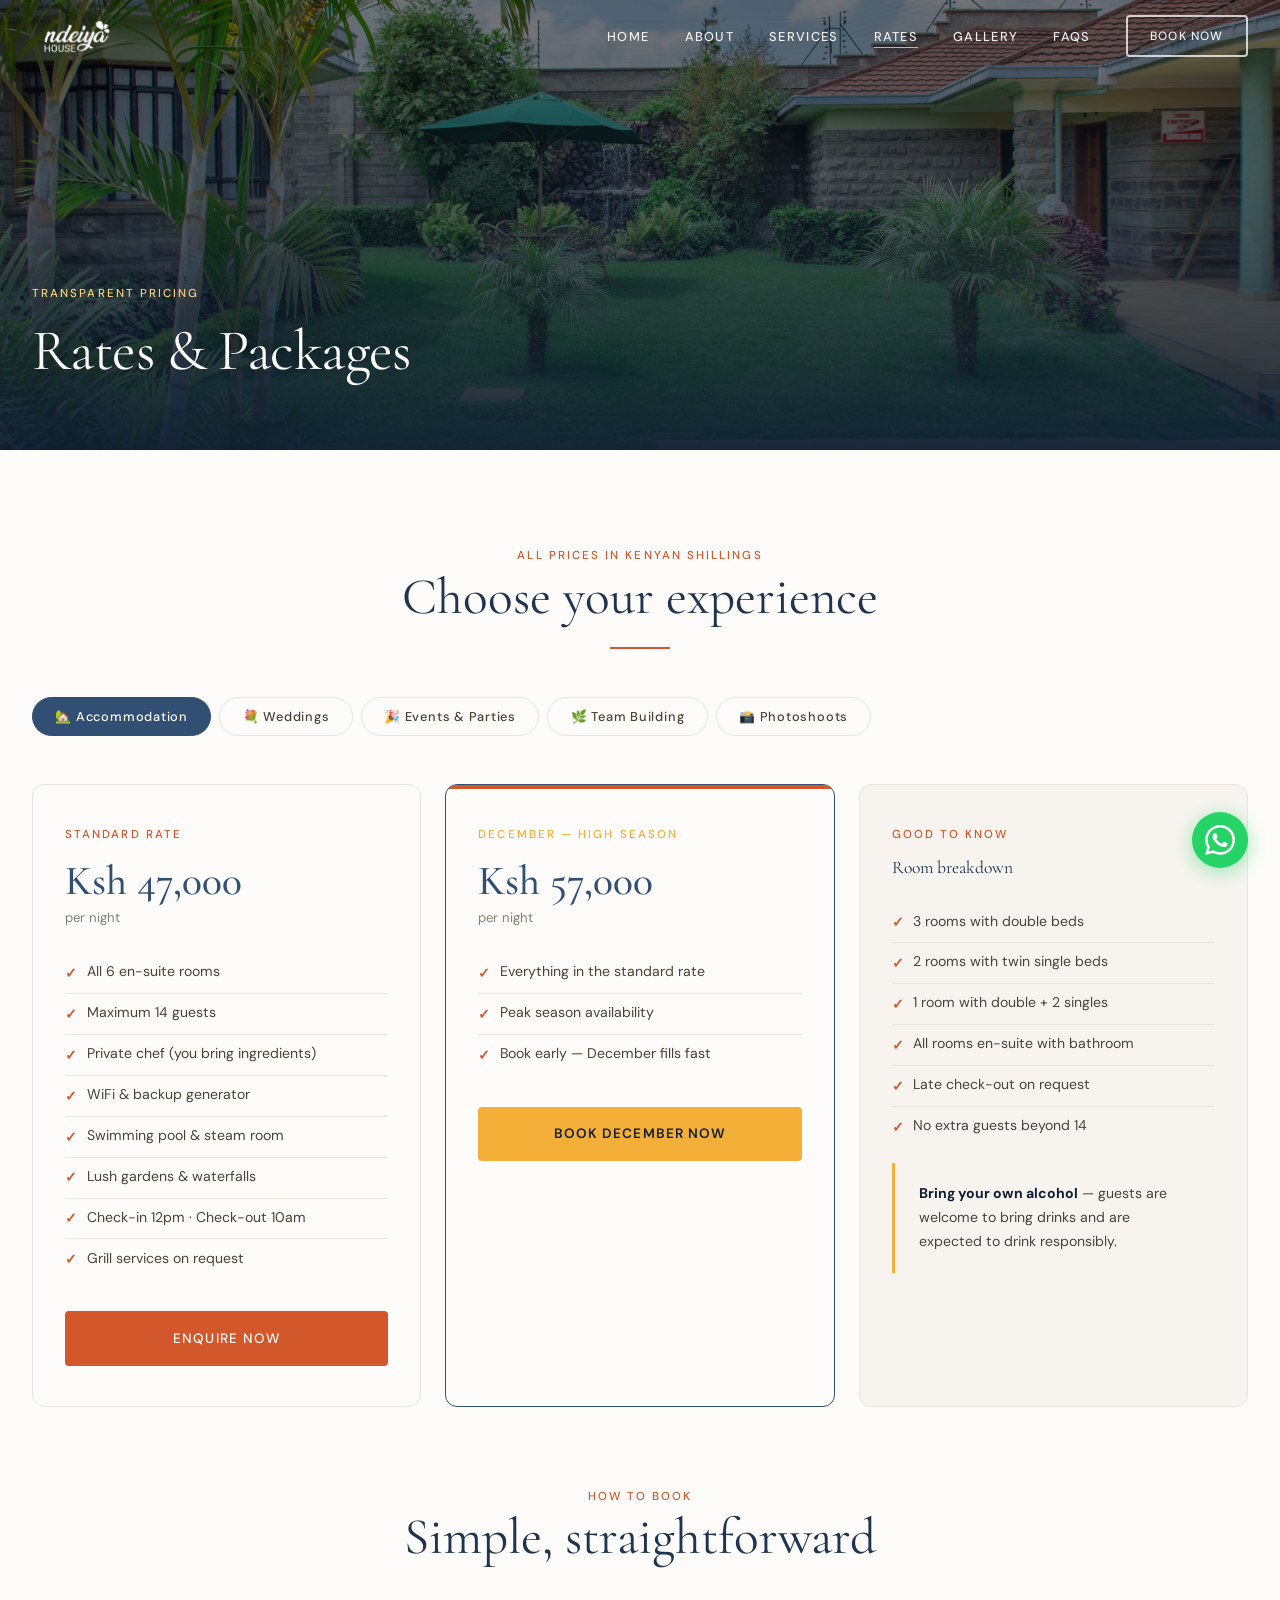
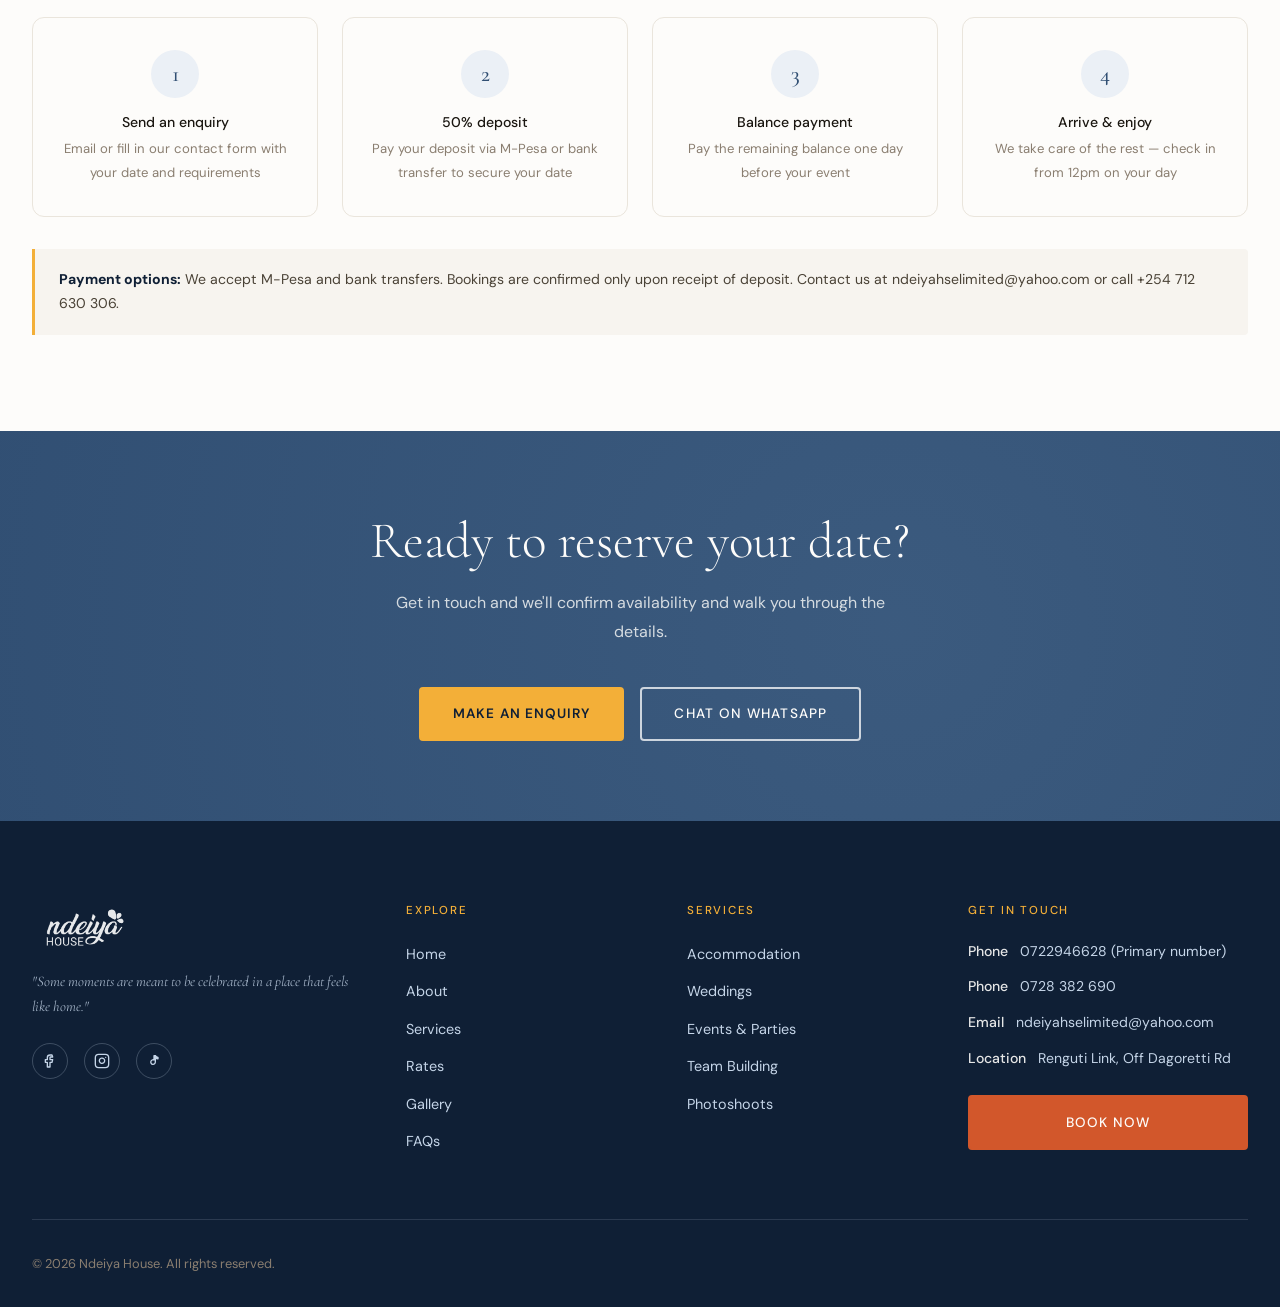
<file: rates.html>
<!doctype html>
<html lang="en">
  <head>
    <meta charset="UTF-8" />
    <meta name="viewport" content="width=device-width,initial-scale=1.0" />
    <title>Rates & Pricing | Ndeiya House Nairobi</title>
    <meta
      name="description"
      content="View Ndeiya House rates for accommodation, weddings, events, team building, and photoshoots near Nairobi. Transparent pricing with everything included."
    />
    <link rel="apple-touch-icon" sizes="180x180" href="apple-touch-icon.png" />
    <link rel="icon" type="image/png" sizes="32x32" href="favicon-32x32.png" />
    <link rel="icon" type="image/png" sizes="16x16" href="favicon-16x16.png" />
    <link rel="manifest" href="site.webmanifest" />
    <link rel="stylesheet" href="style.css" />
    <style>
      .rates-tabs {
        display: flex;
        gap: 0.5rem;
        flex-wrap: wrap;
        margin-bottom: 3rem;
      }
      .rates-tab {
        padding: 0.6rem 1.4rem;
        border: 1.5px solid var(--cream-dark);
        border-radius: 100px;
        font-size: 0.8rem;
        font-weight: 500;
        letter-spacing: 0.06em;
        cursor: pointer;
        transition: var(--transition);
        background: var(--white);
        color: var(--text-mid);
      }
      .rates-tab:hover,
      .rates-tab.active {
        background: var(--navy);
        border-color: var(--navy);
        color: var(--white);
      }
      .rates-panel {
        display: none;
      }
      .rates-panel.active {
        display: block;
      }
      .rates-grid {
        display: grid;
        grid-template-columns: repeat(3, 1fr);
        gap: 1.5rem;
      }
      .rates-note {
        background: var(--cream);
        border-left: 3px solid var(--gold);
        padding: 1.2rem 1.5rem;
        border-radius: 0 var(--radius) var(--radius) 0;
        margin-top: 2rem;
        font-size: 0.88rem;
        color: var(--text-mid);
      }
      .rates-note strong {
        color: var(--navy-deeper);
      }
      .booking-steps {
        display: grid;
        grid-template-columns: repeat(4, 1fr);
        gap: 1.5rem;
        margin-top: 3rem;
      }
      .booking-step {
        text-align: center;
        padding: 2rem 1.5rem;
        background: var(--white);
        border-radius: var(--radius-lg);
        border: 1px solid var(--cream-dark);
      }
      .booking-step-num {
        width: 48px;
        height: 48px;
        background: var(--navy-pale);
        color: var(--navy);
        border-radius: 50%;
        display: flex;
        align-items: center;
        justify-content: center;
        font-family: var(--font-display);
        font-size: 1.4rem;
        font-weight: 500;
        margin: 0 auto 1rem;
      }
      .booking-step h4 {
        font-family: var(--font-body);
        font-size: 0.88rem;
        font-weight: 500;
        color: var(--text);
        margin-bottom: 0.4rem;
      }
      .booking-step p {
        font-size: 0.82rem;
        color: var(--text-light);
      }
      .photo-table {
        width: 100%;
        border-collapse: collapse;
      }
      .photo-table th {
        background: var(--navy);
        color: var(--white);
        padding: 1rem 1.2rem;
        text-align: left;
        font-size: 0.78rem;
        font-weight: 500;
        letter-spacing: 0.1em;
        text-transform: uppercase;
      }
      .photo-table td {
        padding: 1rem 1.2rem;
        border-bottom: 1px solid var(--cream-dark);
        font-size: 0.9rem;
        color: var(--text-mid);
      }
      .photo-table tr:nth-child(even) td {
        background: var(--cream);
      }
      .photo-table .price-col {
        font-family: var(--font-display);
        font-size: 1.1rem;
        color: var(--navy);
        font-weight: 500;
      }
      @media (max-width: 900px) {
        .rates-grid {
          grid-template-columns: 1fr;
        }
        .booking-steps {
          grid-template-columns: 1fr 1fr;
        }
      }
      @media (max-width: 600px) {
        .booking-steps {
          grid-template-columns: 1fr;
        }
      }

      /* ---- CTA Banner ---- */
      .cta-banner {
        background: var(--navy);
        padding: 5rem 0;
        text-align: center;
        position: relative;
        overflow: hidden;
      }
      .cta-banner::before {
        content: "";
        position: absolute;
        inset: -50%;
        background: radial-gradient(
          circle at 60% 50%,
          rgba(74, 107, 143, 0.4) 0%,
          transparent 60%
        );
      }
      .cta-banner h2 {
        color: var(--white);
        position: relative;
        z-index: 1;
        font-weight: 300;
      }
      .cta-banner p {
        color: rgba(253, 252, 250, 0.8);
        max-width: 520px;
        margin: 1rem auto 2.5rem;
        position: relative;
        z-index: 1;
      }
      .cta-banner .flex {
        position: relative;
        z-index: 1;
        justify-content: center;
        gap: 1rem;
        flex-wrap: wrap;
      }
    </style>
  </head>
  <body>
    <nav class="nav">
      <div class="nav-inner">
        <a href="index.html" class="nav-logo"
          ><img src="logo.png" alt="Ndeiya House"
        /></a>
        <ul class="nav-links">
          <li><a href="index.html">Home</a></li>
          <li><a href="about.html">About</a></li>
          <li><a href="services.html">Services</a></li>
          <li><a href="rates.html" class="active">Rates</a></li>
          <li><a href="gallery.html">Gallery</a></li>
          <li><a href="faqs.html">FAQs</a></li>
          <li><a href="contact.html" class="btn btn-outline">Book Now</a></li>
        </ul>
        <button class="nav-toggle">
          <span></span><span></span><span></span>
        </button>
      </div>
    </nav>
    <div class="nav-mobile">
      <a href="index.html">Home</a><a href="about.html">About</a
      ><a href="services.html">Services</a><a href="rates.html">Rates</a
      ><a href="gallery.html">Gallery</a><a href="faqs.html">FAQs</a
      ><a href="contact.html" class="btn btn-primary">Book Now</a>
    </div>

    <div class="page-hero">
      <div
        class="page-hero-bg"
        style="background-image: url(outdoor-2.JPG)"
      ></div>
      <div class="page-hero-overlay"></div>
      <div class="page-hero-content">
        <p class="eyebrow">Transparent pricing</p>
        <h1>Rates & Packages</h1>
      </div>
    </div>

    <section class="section">
      <div class="container">
        <div class="text-center mb-5">
          <p class="eyebrow reveal">All prices in Kenyan Shillings</p>
          <h2 class="reveal reveal-delay-1">Choose your experience</h2>
          <div class="divider divider--center reveal reveal-delay-2"></div>
        </div>

        <div class="rates-tabs reveal">
          <button
            class="rates-tab active"
            onclick="showPanel('accommodation', this)"
          >
            🏡 Accommodation
          </button>
          <button class="rates-tab" onclick="showPanel('weddings', this)">
            💐 Weddings
          </button>
          <button class="rates-tab" onclick="showPanel('events', this)">
            🎉 Events & Parties
          </button>
          <button class="rates-tab" onclick="showPanel('team', this)">
            🌿 Team Building
          </button>
          <button class="rates-tab" onclick="showPanel('photoshoots', this)">
            📸 Photoshoots
          </button>
        </div>

        <!-- ACCOMMODATION -->
        <div class="rates-panel active" id="panel-accommodation">
          <div class="rates-grid">
            <div class="price-card reveal">
              <p class="eyebrow">Standard rate</p>
              <div class="price-amount">Ksh 47,000</div>
              <div class="price-unit">per night</div>
              <ul class="price-includes">
                <li>All 6 en-suite rooms</li>
                <li>Maximum 14 guests</li>
                <li>Private chef (you bring ingredients)</li>
                <li>WiFi & backup generator</li>
                <li>Swimming pool & steam room</li>
                <li>Lush gardens & waterfalls</li>
                <li>Check-in 12pm · Check-out 10am</li>
                <li>Grill services on request</li>
              </ul>
              <div class="mt-4">
                <a
                  href="contact.html?type=Accommodation"
                  class="btn btn-primary"
                  style="width: 100%; justify-content: center"
                  >Enquire Now</a
                >
              </div>
            </div>
            <div class="price-card featured reveal reveal-delay-1">
              <p class="eyebrow" style="color: var(--gold)">
                December — High Season
              </p>
              <div class="price-amount">Ksh 57,000</div>
              <div class="price-unit">per night</div>
              <ul class="price-includes">
                <li>Everything in the standard rate</li>
                <li>Peak season availability</li>
                <li>Book early — December fills fast</li>
              </ul>
              <div class="mt-4">
                <a
                  href="contact.html?type=Accommodation+December"
                  class="btn btn-gold"
                  style="width: 100%; justify-content: center"
                  >Book December Now</a
                >
              </div>
            </div>
            <div
              class="price-card reveal reveal-delay-2"
              style="background: var(--cream); border-color: var(--cream-dark)"
            >
              <p class="eyebrow">Good to know</p>
              <h3 style="font-size: 1.1rem; margin: 0.75rem 0">
                Room breakdown
              </h3>
              <ul class="price-includes">
                <li>3 rooms with double beds</li>
                <li>2 rooms with twin single beds</li>
                <li>1 room with double + 2 singles</li>
                <li>All rooms en-suite with bathroom</li>
                <li>Late check-out on request</li>
                <li>No extra guests beyond 14</li>
              </ul>
              <div class="mt-3 rates-note" style="margin-top: 1rem">
                <strong>Bring your own alcohol</strong> — guests are welcome to
                bring drinks and are expected to drink responsibly.
              </div>
            </div>
          </div>
        </div>

        <!-- WEDDINGS -->
        <div class="rates-panel" id="panel-weddings">
          <div class="rates-grid">
            <div class="price-card featured reveal">
              <p class="eyebrow">Full day</p>
              <div class="price-amount">Ksh 90,000</div>
              <div class="price-unit">wedding venue rate</div>
              <ul class="price-includes">
                <li>All garden spaces — up to 150 guests</li>
                <li>Rehearsal day for bridal team</li>
                <li>1 free setup day + 1 free set-down day</li>
                <li>Power & water access</li>
                <li>2 day guards provided</li>
                <li>Parking for up to 50 vehicles</li>
                <li>Man-made waterfalls backdrop</li>
                <li>Swimming pool available</li>
                <li>Complimentary engagement shoot</li>
              </ul>
              <div class="mt-4">
                <a
                  href="contact.html?type=Wedding"
                  class="btn btn-primary"
                  style="width: 100%; justify-content: center"
                  >Enquire Now</a
                >
              </div>
            </div>
            <div class="price-card reveal reveal-delay-1">
              <p class="eyebrow">Evening add-on</p>
              <div class="price-amount">Ksh 30,000</div>
              <div class="price-unit">6pm – 1am</div>
              <ul class="price-includes">
                <li>Evening party extension</li>
                <li>All grounds remain available</li>
                <li>Ideal for after-party or dinner reception</li>
              </ul>
              <div class="mt-4">
                <a
                  href="contact.html?type=Wedding+Evening"
                  class="btn btn-outline-dark"
                  style="width: 100%; justify-content: center"
                  >Add to wedding package</a
                >
              </div>
            </div>
            <div
              class="price-card reveal reveal-delay-2"
              style="background: var(--cream)"
            >
              <p class="eyebrow">Please note</p>
              <ul class="price-includes" style="margin-top: 1rem">
                <li>
                  Tents, chairs & decor not supplied — trusted vendor referrals
                  available
                </li>
                <li>Clients must bring portable washrooms & a minder</li>
                <li>
                  In-house chef for up to 25 pax — bring your own catering for
                  larger groups
                </li>
                <li>
                  Event coordination not in-house — we can connect you with
                  planners
                </li>
                <li>Goat grilling: Ksh 3,000 per goat (slaughter + grill)</li>
              </ul>
            </div>
          </div>
        </div>

        <!-- EVENTS -->
        <div class="rates-panel" id="panel-events">
          <div class="rates-grid">
            <div class="price-card reveal">
              <p class="eyebrow">Smaller gathering</p>
              <div class="price-amount">Ksh 30,000</div>
              <div class="price-unit">25 – 50 guests</div>
              <ul class="price-includes">
                <li>Full use of all grounds</li>
                <li>Swimming pool & pool house</li>
                <li>Backup generator</li>
                <li>Check-in 12pm · Check-out 9pm</li>
              </ul>
              <div class="mt-4">
                <a
                  href="contact.html?type=Event+Small"
                  class="btn btn-primary"
                  style="width: 100%; justify-content: center"
                  >Book Now</a
                >
              </div>
            </div>
            <div class="price-card featured reveal reveal-delay-1">
              <p class="eyebrow">Larger gathering</p>
              <div class="price-amount">Ksh 50,000</div>
              <div class="price-unit">60 – 100 guests</div>
              <ul class="price-includes">
                <li>Full use of all grounds</li>
                <li>Swimming pool & pool house</li>
                <li>Backup generator</li>
                <li>Check-in 12pm · Check-out 9pm</li>
              </ul>
              <div class="mt-4">
                <a
                  href="contact.html?type=Event+Large"
                  class="btn btn-primary"
                  style="width: 100%; justify-content: center"
                  >Book Now</a
                >
              </div>
            </div>
            <div
              class="price-card reveal reveal-delay-2"
              style="background: var(--cream)"
            >
              <p class="eyebrow">Good for</p>
              <ul class="price-includes" style="margin-top: 1rem">
                <li>Birthday parties</li>
                <li>Graduation celebrations</li>
                <li>Private family gatherings</li>
                <li>Baby showers & bridal showers</li>
                <li>End-of-year company parties</li>
              </ul>
            </div>
          </div>
        </div>

        <!-- TEAM BUILDING -->
        <div class="rates-panel" id="panel-team">
          <div style="max-width: 700px; margin: 0 auto">
            <div
              class="price-card featured reveal"
              style="text-align: center; padding: 3rem"
            >
              <p class="eyebrow">Day package</p>
              <div class="price-amount" style="font-size: 3.5rem">
                Ksh 3,500
              </div>
              <div class="price-unit">per person · up to 25 people</div>
              <div
                style="
                  display: grid;
                  grid-template-columns: 1fr 1fr;
                  gap: 1.5rem;
                  margin-top: 2rem;
                  text-align: left;
                "
              >
                <div>
                  <h4
                    style="
                      font-family: var(--font-body);
                      font-size: 0.78rem;
                      font-weight: 500;
                      letter-spacing: 0.1em;
                      text-transform: uppercase;
                      color: var(--navy);
                      margin-bottom: 0.75rem;
                    "
                  >
                    Included
                  </h4>
                  <ul class="price-includes">
                    <li>Grounds & gardens</li>
                    <li>Swimming pool</li>
                    <li>Washroom facilities</li>
                    <li>12pm – 9pm access</li>
                  </ul>
                </div>
                <div>
                  <h4
                    style="
                      font-family: var(--font-body);
                      font-size: 0.78rem;
                      font-weight: 500;
                      letter-spacing: 0.1em;
                      text-transform: uppercase;
                      color: var(--navy);
                      margin-bottom: 0.75rem;
                    "
                  >
                    Catering included
                  </h4>
                  <ul class="price-includes">
                    <li>10am tea & snacks</li>
                    <li>Lunch + soft drink/water</li>
                    <li>4pm tea & snacks</li>
                  </ul>
                </div>
              </div>
              <div
                class="rates-note"
                style="text-align: left; margin-top: 1.5rem"
              >
                <strong>Note:</strong> Package is exclusive of the house
                (grounds only). The house is a separate accommodation booking.
              </div>
              <div class="mt-4">
                <a
                  href="contact.html?type=Team+Building"
                  class="btn btn-primary"
                  style="padding: 1rem 3rem"
                  >Book a Team Day</a
                >
              </div>
            </div>
          </div>
        </div>

        <!-- PHOTOSHOOTS -->
        <div class="rates-panel" id="panel-photoshoots">
          <div style="max-width: 800px; margin: 0 auto">
            <table class="photo-table reveal">
              <thead>
                <tr>
                  <th>Session type</th>
                  <th class="price-col" style="color: var(--white)">
                    Rate (Ksh)
                  </th>
                </tr>
              </thead>
              <tbody>
                <tr>
                  <td>Individual / Single photoshoot</td>
                  <td class="price-col">5,000</td>
                </tr>
                <tr>
                  <td>Couples</td>
                  <td class="price-col">8,000</td>
                </tr>
                <tr>
                  <td>Baby bump shoot</td>
                  <td class="price-col">10,000</td>
                </tr>
                <tr>
                  <td>Family shoot</td>
                  <td class="price-col">15,000</td>
                </tr>
                <tr>
                  <td>Wedding shoot — 1 to 10 people</td>
                  <td class="price-col">12,000</td>
                </tr>
                <tr>
                  <td>Wedding shoot — 11 to 20 people</td>
                  <td class="price-col">18,000</td>
                </tr>
                <tr>
                  <td>Wedding shoot — 21 to 30 people</td>
                  <td class="price-col">25,000</td>
                </tr>
                <tr>
                  <td>Proposal / Engagement shoot</td>
                  <td class="price-col">12,000</td>
                </tr>
              </tbody>
            </table>
            <div class="rates-note reveal reveal-delay-1">
              <strong>Note:</strong> These rates are for venue use only —
              photographer fees are not included. Weddings that book the full
              venue package receive a complimentary engagement shoot.
            </div>
            <div class="mt-4 text-center">
              <a
                href="contact.html?type=Photoshoot"
                class="btn btn-primary reveal reveal-delay-2"
                >Book a Shoot</a
              >
            </div>
          </div>
        </div>

        <!-- BOOKING STEPS -->
        <div style="margin-top: 5rem">
          <div class="text-center mb-4">
            <p class="eyebrow reveal">How to book</p>
            <h2 class="reveal reveal-delay-1">Simple, straightforward</h2>
          </div>
          <div class="booking-steps">
            <div class="booking-step reveal">
              <div class="booking-step-num">1</div>
              <h4>Send an enquiry</h4>
              <p>
                Email or fill in our contact form with your date and
                requirements
              </p>
            </div>
            <div class="booking-step reveal reveal-delay-1">
              <div class="booking-step-num">2</div>
              <h4>50% deposit</h4>
              <p>
                Pay your deposit via M-Pesa or bank transfer to secure your date
              </p>
            </div>
            <div class="booking-step reveal reveal-delay-2">
              <div class="booking-step-num">3</div>
              <h4>Balance payment</h4>
              <p>Pay the remaining balance one day before your event</p>
            </div>
            <div class="booking-step reveal reveal-delay-3">
              <div class="booking-step-num">4</div>
              <h4>Arrive & enjoy</h4>
              <p>We take care of the rest — check in from 12pm on your day</p>
            </div>
          </div>
          <div class="rates-note reveal" style="margin-top: 2rem">
            <strong>Payment options:</strong> We accept M-Pesa and bank
            transfers. Bookings are confirmed only upon receipt of deposit.
            Contact us at ndeiyahselimited@yahoo.com or call +254 712 630 306.
          </div>
        </div>
      </div>
    </section>

    <section class="cta-banner">
      <div class="container">
        <h2>Ready to reserve your date?</h2>
        <p>
          Get in touch and we'll confirm availability and walk you through the
          details.
        </p>
        <div
          class="flex"
          style="
            justify-content: center;
            gap: 1rem;
            flex-wrap: wrap;
            position: relative;
            z-index: 1;
          "
        >
          <a href="contact.html" class="btn btn-gold">Make an Enquiry</a>
          <a
            href="https://wa.me/254712630306"
            target="_blank"
            class="btn btn-outline"
            >Chat on WhatsApp</a
          >
        </div>
      </div>
    </section>

    <footer class="footer">
      <div class="container">
        <div class="footer-grid">
          <div>
            <div class="footer-logo">
              <img src="logo.png" alt="Ndeiya House" />
            </div>
            <p class="footer-tagline">
              "Some moments are meant to be celebrated in a place that feels
              like home."
            </p>
            <div class="social-links">
              <a
                href="https://www.facebook.com/share/1WFYYKvinH/?mibextid=wwXIfr"
                target="_blank"
                rel="noopener noreferrer"
                aria-label="Facebook"
                ><svg viewBox="0 0 24 24" aria-hidden="true">
                  <path
                    d="M15 3h-3a4 4 0 0 0-4 4v3H5v4h3v7h4v-7h3l1-4h-4V7a1 1 0 0 1 1-1h3z"
                  /></svg></a
              ><a
                href="https://www.instagram.com/ndeiyahouse?igsh=MWFoZno2NjFmbzIxag%3D%3D&utm_source=qr"
                target="_blank"
                rel="noopener noreferrer"
                aria-label="Instagram"
                ><svg viewBox="0 0 24 24" aria-hidden="true">
                  <rect x="2" y="2" width="20" height="20" rx="5" ry="5" />
                  <path d="M16 11.37a4 4 0 1 1-1.14-2.6 4 4 0 0 1 1.14 2.6z" />
                  <line x1="17.5" y1="6.5" x2="17.5" y2="6.5" /></svg></a
              ><a
                href="https://www.tiktok.com/@ndeiya.house?_r=1&_t=ZS-94eKRiuWHCf"
                target="_blank"
                rel="noopener noreferrer"
                aria-label="TikTok"
                ><svg viewBox="0 0 24 24" aria-hidden="true">
                  <path d="M14 4v9.6a3.4 3.4 0 1 1-2-3.1V4h2z" />
                  <path
                    d="M14 4c1 1.6 2.3 2.5 4 2.7v2c-1.5-.1-2.8-.6-4-1.4"
                  /></svg
              ></a>
            </div>
          </div>
          <div>
            <h5>Explore</h5>
            <ul class="footer-links">
              <li><a href="index.html">Home</a></li>
              <li><a href="about.html">About</a></li>
              <li><a href="services.html">Services</a></li>
              <li><a href="rates.html">Rates</a></li>
              <li><a href="gallery.html">Gallery</a></li>
              <li><a href="faqs.html">FAQs</a></li>
            </ul>
          </div>
          <div>
            <h5>Services</h5>
            <ul class="footer-links">
              <li><a href="services.html#accommodation">Accommodation</a></li>
              <li><a href="services.html#weddings">Weddings</a></li>
              <li><a href="services.html#events">Events & Parties</a></li>
              <li><a href="services.html#team">Team Building</a></li>
              <li><a href="services.html#photoshoots">Photoshoots</a></li>
            </ul>
          </div>
          <div>
            <h5>Get in touch</h5>
            <div class="footer-contact">
              <div class="footer-contact-item">
                <strong>Phone</strong>0722946628 (Primary number)
              </div>
              <div class="footer-contact-item">
                <strong>Phone</strong>0728 382 690
              </div>
              <div class="footer-contact-item">
                <strong>Email</strong>ndeiyahselimited@yahoo.com
              </div>
              <div class="footer-contact-item">
                <strong>Location</strong>Renguti Link, Off Dagoretti Rd
              </div>
            </div>
            <div class="mt-3">
              <a
                href="contact.html"
                class="btn btn-primary"
                style="width: 100%; justify-content: center"
                >Book Now</a
              >
            </div>
          </div>
        </div>
        <div class="footer-bottom">
          <p>© 2026 Ndeiya House. All rights reserved.</p>
        </div>
      </div>
    </footer>
    <a href="https://wa.me/254712630306" class="wa-float" target="_blank"
      ><svg viewBox="0 0 24 24">
        <path
          d="M17.472 14.382c-.297-.149-1.758-.867-2.03-.967-.273-.099-.471-.148-.67.15-.197.297-.767.966-.94 1.164-.173.199-.347.223-.644.075-.297-.15-1.255-.463-2.39-1.475-.883-.788-1.48-1.761-1.653-2.059-.173-.297-.018-.458.13-.606.134-.133.298-.347.446-.52.149-.174.198-.298.298-.497.099-.198.05-.371-.025-.52-.075-.149-.669-1.612-.916-2.207-.242-.579-.487-.5-.669-.51-.173-.008-.371-.01-.57-.01-.198 0-.52.074-.792.372-.272.297-1.04 1.016-1.04 2.479 0 1.462 1.065 2.875 1.213 3.074.149.198 2.096 3.2 5.077 4.487.709.306 1.262.489 1.694.625.712.227 1.36.195 1.871.118.571-.085 1.758-.719 2.006-1.413.248-.694.248-1.289.173-1.413-.074-.124-.272-.198-.57-.347m-5.421 7.403h-.004a9.87 9.87 0 01-5.031-1.378l-.361-.214-3.741.982.998-3.648-.235-.374a9.86 9.86 0 01-1.51-5.26c.001-5.45 4.436-9.884 9.888-9.884 2.64 0 5.122 1.03 6.988 2.898a9.825 9.825 0 012.893 6.994c-.003 5.45-4.437 9.884-9.885 9.884m8.413-18.297A11.815 11.815 0 0012.05 0C5.495 0 .16 5.335.157 11.892c0 2.096.547 4.142 1.588 5.945L.057 24l6.305-1.654a11.882 11.882 0 005.683 1.448h.005c6.554 0 11.89-5.335 11.893-11.893a11.821 11.821 0 00-3.48-8.413Z"
        /></svg
    ></a>
    <script src="script.js"></script>
    <script>
      function showPanel(id, btn) {
        document
          .querySelectorAll(".rates-panel")
          .forEach((p) => p.classList.remove("active"));
        document
          .querySelectorAll(".rates-tab")
          .forEach((t) => t.classList.remove("active"));
        document.getElementById("panel-" + id).classList.add("active");
        btn.classList.add("active");
      }
      // Pre-select tab based on URL hash
      window.addEventListener("DOMContentLoaded", () => {
        const hash = location.hash.replace("#", "");
        if (hash) {
          const tab = document.querySelector(`.rates-tab[onclick*="${hash}"]`);
          if (tab) {
            tab.click();
          }
        }
      });
    </script>
  </body>
</html>
</file>
<file: style.css>
/* ============================================================
   NDEIYA HOUSE — Global Stylesheet
   Brand colours from logo:
     Navy blue  #314F73  (dominant)
     Orange     #D2572B  (accent — HOUSE wordmark)
     Gold       #F3AF38  (highlight — logo droplets)
   ============================================================ */

@import url("https://fonts.googleapis.com/css2?family=Cormorant+Garamond:ital,wght@0,300;0,400;0,500;0,600;1,300;1,400&family=DM+Sans:wght@300;400;500&display=swap");

:root {
  --navy: #314f73;
  --navy-dark: #1e3450;
  --navy-deeper: #0f1f35;
  --navy-mid: #4a6b8f;
  --navy-light: #c5d5e8;
  --navy-pale: #ebf0f6;
  --orange: #d2572b;
  --orange-dark: #a83f1a;
  --orange-light: #f0906a;
  --orange-pale: #fae8e0;
  --gold: #f3af38;
  --gold-dark: #c88a1a;
  --gold-light: #fad07a;
  --gold-pale: #fef4dc;
  --cream: #f7f4ef;
  --cream-dark: #eae5dc;
  --sand: #c9b99a;
  --bark: #2a2018;
  --white: #fdfcfa;
  --text: #1a1610;
  --text-mid: #4a4236;
  --text-light: #8a7e70;
  --font-display: "Cormorant Garamond", Georgia, serif;
  --font-body: "DM Sans", sans-serif;
  --max-w: 1280px;
  --nav-h: 72px;
  --radius: 4px;
  --radius-lg: 12px;
  --transition: 0.35s cubic-bezier(0.4, 0, 0.2, 1);
}

*,
*::before,
*::after {
  box-sizing: border-box;
  margin: 0;
  padding: 0;
}
html {
  scroll-behavior: smooth;
  font-size: 16px;
}
body {
  font-family: var(--font-body);
  background: var(--white);
  color: var(--text);
  line-height: 1.7;
  -webkit-font-smoothing: antialiased;
}
img {
  display: block;
  max-width: 100%;
  height: auto;
}
a {
  color: inherit;
  text-decoration: none;
}
button {
  cursor: pointer;
  font-family: var(--font-body);
  border: none;
  background: none;
}
ul {
  list-style: none;
}

h1,
h2,
h3,
h4 {
  font-family: var(--font-display);
  font-weight: 400;
  line-height: 1.2;
  color: var(--navy-dark);
}
h1 {
  font-size: clamp(2.8rem, 6vw, 5rem);
  letter-spacing: -0.01em;
}
h2 {
  font-size: clamp(2rem, 4vw, 3.2rem);
}
h3 {
  font-size: clamp(1.4rem, 2.5vw, 2rem);
}
h4 {
  font-size: 1.2rem;
}
p {
  font-size: 1rem;
  color: var(--text-mid);
  line-height: 1.8;
}
.eyebrow {
  font-family: var(--font-body);
  font-size: 0.72rem;
  font-weight: 500;
  letter-spacing: 0.18em;
  text-transform: uppercase;
  color: var(--orange);
}

.container {
  max-width: var(--max-w);
  margin: 0 auto;
  padding: 0 2rem;
}
.section {
  padding: 6rem 0;
}
.section--alt {
  background: var(--cream);
}
.section--dark {
  background: var(--navy-deeper);
  color: var(--cream);
}
.section--dark h2,
.section--dark h3,
.section--dark h4 {
  color: var(--gold-light);
}
.section--dark p {
  color: var(--navy-light);
}

.btn {
  display: inline-flex;
  align-items: center;
  gap: 0.5rem;
  padding: 0.85rem 2rem;
  font-family: var(--font-body);
  font-size: 0.85rem;
  font-weight: 500;
  letter-spacing: 0.08em;
  text-transform: uppercase;
  border-radius: var(--radius);
  transition: var(--transition);
  cursor: pointer;
}
.btn-primary {
  background: var(--orange);
  color: var(--white);
  border: 2px solid var(--orange);
}
.btn-primary:hover {
  background: var(--orange-dark);
  border-color: var(--orange-dark);
  transform: translateY(-2px);
  box-shadow: 0 8px 24px rgba(210, 87, 43, 0.35);
}
.btn-outline {
  background: transparent;
  color: var(--white);
  border: 2px solid rgba(255, 255, 255, 0.75);
}
.btn-outline:hover {
  background: var(--white);
  color: var(--navy);
  border-color: var(--white);
  transform: translateY(-2px);
}
.btn-outline-dark {
  background: transparent;
  color: var(--navy);
  border: 2px solid var(--navy);
}
.btn-outline-dark:hover {
  background: var(--navy);
  color: var(--white);
  transform: translateY(-2px);
}
.btn-gold {
  background: var(--gold);
  color: var(--navy-deeper);
  border: 2px solid var(--gold);
  font-weight: 600;
}
.btn-gold:hover {
  background: var(--gold-dark);
  border-color: var(--gold-dark);
  color: var(--white);
  transform: translateY(-2px);
}
.btn-navy {
  background: var(--navy);
  color: var(--white);
  border: 2px solid var(--navy);
}
.btn-navy:hover {
  background: var(--navy-dark);
  border-color: var(--navy-dark);
  transform: translateY(-2px);
  box-shadow: 0 8px 24px rgba(49, 79, 115, 0.35);
}

.nav {
  position: fixed;
  top: 0;
  left: 0;
  right: 0;
  z-index: 100;
  height: var(--nav-h);
  display: flex;
  align-items: center;
  transition: var(--transition);
  padding: 0 2rem;
}
.nav.scrolled {
  background: rgba(253, 252, 250, 0.97);
  box-shadow: 0 1px 0 var(--cream-dark);
  backdrop-filter: blur(12px);
}
.nav-inner {
  max-width: var(--max-w);
  margin: 0 auto;
  width: 100%;
  display: flex;
  align-items: center;
  justify-content: space-between;
}
.nav-logo {
  display: flex;
  align-items: center;
  text-decoration: none;
}
.nav-logo img {
  height: 44px;
  width: auto;
  filter: brightness(0) invert(1);
  transition: var(--transition);
}
.nav.scrolled .nav-logo img {
  filter: none;
}
.nav-links {
  display: flex;
  align-items: center;
  gap: 2.2rem;
}
.nav-links a {
  font-size: 0.8rem;
  font-weight: 500;
  letter-spacing: 0.1em;
  text-transform: uppercase;
  color: rgba(255, 255, 255, 0.9);
  transition: var(--transition);
  position: relative;
}
.nav-links a::after {
  content: "";
  position: absolute;
  bottom: -3px;
  left: 0;
  right: 0;
  height: 1.5px;
  background: var(--gold);
  transform: scaleX(0);
  transition: var(--transition);
}
.nav-links a:hover::after,
.nav-links a.active::after {
  transform: scaleX(1);
}
.nav.scrolled .nav-links a {
  color: var(--text-mid);
}
.nav.scrolled .nav-links a:hover {
  color: var(--navy);
}
.nav-links .btn {
  padding: 0.55rem 1.4rem;
  font-size: 0.75rem;
}
.nav.scrolled .btn-outline {
  color: var(--orange);
  border-color: var(--orange);
}
.nav.scrolled .btn-outline:hover {
  background: var(--orange);
  color: var(--white);
}

.nav-toggle {
  display: none;
  flex-direction: column;
  gap: 5px;
  cursor: pointer;
  padding: 4px;
}
.nav-toggle span {
  display: block;
  width: 24px;
  height: 2px;
  background: var(--white);
  transition: var(--transition);
}
.nav.scrolled .nav-toggle span {
  background: var(--navy-dark);
}
.nav-toggle.open span:nth-child(1) {
  transform: translateY(7px) rotate(45deg);
}
.nav-toggle.open span:nth-child(2) {
  opacity: 0;
}
.nav-toggle.open span:nth-child(3) {
  transform: translateY(-7px) rotate(-45deg);
}

.nav-mobile {
  display: none;
  position: fixed;
  top: var(--nav-h);
  left: 0;
  right: 0;
  background: var(--white);
  padding: 2rem;
  box-shadow: 0 20px 40px rgba(0, 0, 0, 0.1);
  z-index: 99;
  flex-direction: column;
  gap: 0;
}
.nav-mobile.open {
  display: flex;
}
.nav-mobile a {
  display: block;
  padding: 1rem 0;
  font-size: 0.85rem;
  font-weight: 500;
  letter-spacing: 0.1em;
  text-transform: uppercase;
  color: var(--text-mid);
  border-bottom: 1px solid var(--cream-dark);
  transition: var(--transition);
}
.nav-mobile a:hover {
  color: var(--navy);
  padding-left: 0.5rem;
}
.nav-mobile .btn {
  margin-top: 1.5rem;
  width: 100%;
  justify-content: center;
}

.page-hero {
  height: 50vh;
  min-height: 360px;
  display: flex;
  align-items: flex-end;
  position: relative;
  overflow: hidden;
  padding-bottom: 4rem;
}
.page-hero-bg {
  position: absolute;
  inset: 0;
  background-size: cover;
  background-position: center;
  filter: brightness(0.5);
  transition: transform 8s ease;
}
.page-hero:hover .page-hero-bg {
  transform: scale(1.04);
}
.page-hero-overlay {
  position: absolute;
  inset: 0;
  background: linear-gradient(
    to top,
    rgba(15, 31, 53, 0.88) 0%,
    rgba(49, 79, 115, 0.2) 60%,
    transparent 100%
  );
}
.page-hero-content {
  position: relative;
  z-index: 2;
  max-width: var(--max-w);
  margin: 0 auto;
  padding: 0 2rem;
  width: 100%;
}
.page-hero-content .eyebrow {
  color: var(--gold-light);
  margin-bottom: 0.75rem;
}
.page-hero-content h1 {
  color: var(--white);
  font-size: clamp(2.4rem, 5vw, 3.6rem);
}

.card {
  background: var(--white);
  border-radius: var(--radius-lg);
  overflow: hidden;
  box-shadow: 0 2px 16px rgba(49, 79, 115, 0.08);
  transition: var(--transition);
}
.card:hover {
  transform: translateY(-6px);
  box-shadow: 0 12px 40px rgba(49, 79, 115, 0.15);
}
.card-img {
  aspect-ratio: 4/3;
  overflow: hidden;
  background: var(--cream-dark);
}
.card-img img {
  width: 100%;
  height: 100%;
  object-fit: cover;
  transition: transform 0.6s ease;
}
.card:hover .card-img img {
  transform: scale(1.06);
}
.card-body {
  padding: 1.75rem;
}

.divider {
  width: 60px;
  height: 2px;
  background: var(--orange);
  margin: 1.2rem 0 1.8rem;
}
.divider--center {
  margin-left: auto;
  margin-right: auto;
}

.pill {
  display: inline-block;
  padding: 0.3rem 0.9rem;
  border-radius: 100px;
  font-size: 0.75rem;
  font-weight: 500;
  letter-spacing: 0.06em;
  background: var(--navy-pale);
  color: var(--navy);
}

.price-card {
  background: var(--white);
  border: 1px solid var(--cream-dark);
  border-radius: var(--radius-lg);
  padding: 2.5rem 2rem;
  transition: var(--transition);
  position: relative;
  overflow: hidden;
}
.price-card::before {
  content: "";
  position: absolute;
  top: 0;
  left: 0;
  right: 0;
  height: 4px;
  background: var(--navy-mid);
  opacity: 0;
  transition: var(--transition);
}
.price-card:hover::before {
  opacity: 1;
}
.price-card:hover {
  box-shadow: 0 12px 40px rgba(49, 79, 115, 0.12);
  border-color: var(--navy-light);
}
.price-card.featured {
  border-color: var(--navy);
}
.price-card.featured::before {
  opacity: 1;
  background: var(--orange);
}
.price-amount {
  font-family: var(--font-display);
  font-size: 2.6rem;
  font-weight: 500;
  color: var(--navy);
  line-height: 1;
  margin: 1rem 0 0.25rem;
}
.price-unit {
  font-size: 0.82rem;
  color: var(--text-light);
  font-weight: 400;
}
.price-includes {
  margin-top: 1.5rem;
}
.price-includes li {
  display: flex;
  align-items: flex-start;
  gap: 0.6rem;
  padding: 0.45rem 0;
  font-size: 0.88rem;
  color: var(--text-mid);
  border-bottom: 1px solid var(--cream-dark);
}
.price-includes li:last-child {
  border-bottom: none;
}
.price-includes li::before {
  content: "✓";
  color: var(--orange);
  font-weight: 600;
  flex-shrink: 0;
  margin-top: 0.1rem;
}

.faq-item {
  border-bottom: 1px solid var(--cream-dark);
}
.faq-q {
  width: 100%;
  text-align: left;
  padding: 1.4rem 0;
  display: flex;
  justify-content: space-between;
  align-items: center;
  font-family: var(--font-display);
  font-size: 1.15rem;
  font-weight: 400;
  color: var(--navy-dark);
  background: none;
  border: none;
  cursor: pointer;
  gap: 1rem;
  transition: var(--transition);
}
.faq-q:hover {
  color: var(--orange);
}
.faq-icon {
  width: 28px;
  height: 28px;
  border: 1.5px solid var(--cream-dark);
  border-radius: 50%;
  display: flex;
  align-items: center;
  justify-content: center;
  flex-shrink: 0;
  transition: var(--transition);
  font-size: 1.1rem;
  color: var(--navy);
}
.faq-item.open .faq-icon {
  background: var(--orange);
  border-color: var(--orange);
  color: var(--white);
  transform: rotate(45deg);
}
.faq-a {
  max-height: 0;
  overflow: hidden;
  transition:
    max-height 0.4s ease,
    padding 0.4s ease;
}
.faq-a-inner {
  padding-bottom: 1.4rem;
}
.faq-a-inner p {
  font-size: 0.95rem;
  color: var(--text-mid);
}
.faq-item.open .faq-a {
  max-height: 400px;
}

.form-group {
  margin-bottom: 1.4rem;
}
.form-label {
  display: block;
  font-size: 0.78rem;
  font-weight: 500;
  letter-spacing: 0.08em;
  text-transform: uppercase;
  color: var(--text-mid);
  margin-bottom: 0.5rem;
}
.form-control {
  width: 100%;
  padding: 0.85rem 1rem;
  border: 1.5px solid var(--cream-dark);
  border-radius: var(--radius);
  font-family: var(--font-body);
  font-size: 0.95rem;
  color: var(--text);
  background: var(--white);
  transition: var(--transition);
  outline: none;
  -webkit-appearance: none;
}
.form-control:focus {
  border-color: var(--navy);
  box-shadow: 0 0 0 3px rgba(49, 79, 115, 0.12);
}
.form-control::placeholder {
  color: var(--text-light);
}
textarea.form-control {
  resize: vertical;
  min-height: 120px;
}
select.form-control {
  background-image: url("data:image/svg+xml,%3Csvg xmlns='http://www.w3.org/2000/svg' width='12' height='8' viewBox='0 0 12 8'%3E%3Cpath d='M1 1l5 5 5-5' stroke='%238A7E70' stroke-width='1.5' fill='none' stroke-linecap='round'/%3E%3C/svg%3E");
  background-repeat: no-repeat;
  background-position: right 1rem center;
  padding-right: 2.5rem;
  cursor: pointer;
}

.toast {
  position: fixed;
  bottom: 2rem;
  right: 2rem;
  background: var(--navy);
  color: var(--white);
  padding: 1rem 1.5rem;
  border-radius: var(--radius-lg);
  font-size: 0.9rem;
  box-shadow: 0 8px 32px rgba(49, 79, 115, 0.4);
  transform: translateY(120px);
  opacity: 0;
  transition: var(--transition);
  z-index: 200;
  max-width: 320px;
}
.toast.show {
  transform: translateY(0);
  opacity: 1;
}

.wa-float {
  position: fixed;
  bottom: 2rem;
  right: 2rem;
  width: 56px;
  height: 56px;
  background: #25d366;
  border-radius: 50%;
  display: flex;
  align-items: center;
  justify-content: center;
  box-shadow: 0 4px 20px rgba(37, 211, 102, 0.45);
  z-index: 150;
  transition: var(--transition);
  text-decoration: none;
}
.wa-float:hover {
  transform: scale(1.1) translateY(-3px);
  box-shadow: 0 8px 28px rgba(37, 211, 102, 0.5);
}
.wa-float svg {
  width: 30px;
  height: 30px;
  fill: white;
}

.footer {
  background: var(--navy-deeper);
  color: var(--navy-light);
  padding: 5rem 0 2rem;
}
.footer-grid {
  display: grid;
  grid-template-columns: 1.4fr 1fr 1fr 1.2fr;
  gap: 3rem;
  margin-bottom: 4rem;
}
.footer-logo {
  margin-bottom: 1rem;
}
.footer-logo img {
  height: 52px;
  width: auto;
  filter: brightness(0) invert(1);
  opacity: 0.9;
}
.footer-tagline {
  font-size: 0.92rem;
  color: var(--navy-light);
  line-height: 1.7;
  margin-bottom: 1.5rem;
  font-style: italic;
  font-family: var(--font-display);
  opacity: 0.8;
}
.footer h5 {
  font-family: var(--font-body);
  font-size: 0.72rem;
  font-weight: 500;
  letter-spacing: 0.15em;
  text-transform: uppercase;
  color: var(--gold);
  margin-bottom: 1.2rem;
}
.footer-links {
  display: flex;
  flex-direction: column;
  gap: 0.65rem;
}
.footer-links a {
  font-size: 0.9rem;
  color: var(--navy-light);
  transition: var(--transition);
}
.footer-links a:hover {
  color: var(--gold-light);
  padding-left: 0.3rem;
}
.footer-contact {
  display: flex;
  flex-direction: column;
  gap: 0.75rem;
}
.footer-contact-item {
  display: flex;
  gap: 0.75rem;
  align-items: flex-start;
  font-size: 0.88rem;
  color: var(--navy-light);
}
.footer-contact-item strong {
  color: var(--white);
  font-weight: 500;
  white-space: nowrap;
  opacity: 0.9;
}
.footer-bottom {
  border-top: 1px solid rgba(197, 213, 232, 0.15);
  padding-top: 2rem;
  display: flex;
  justify-content: space-between;
  align-items: center;
  flex-wrap: wrap;
  gap: 1rem;
}
.footer-bottom p {
  font-size: 0.8rem;
  color: var(--text-light);
}
.social-links {
  display: flex;
  gap: 1rem;
}
.social-links a {
  width: 36px;
  height: 36px;
  border: 1px solid rgba(197, 213, 232, 0.25);
  border-radius: 50%;
  display: flex;
  align-items: center;
  justify-content: center;
  font-size: 0.85rem;
  color: var(--navy-light);
  transition: var(--transition);
  font-weight: 500;
}
.social-links a svg {
  width: 16px;
  height: 16px;
  stroke: currentColor;
  fill: none;
  stroke-width: 2;
  stroke-linecap: round;
  stroke-linejoin: round;
}
.social-links a:hover {
  background: var(--orange);
  border-color: var(--orange);
  color: var(--white);
}

.reveal {
  opacity: 0;
  transform: translateY(32px);
  transition:
    opacity 0.7s ease,
    transform 0.7s ease;
}
.reveal.visible {
  opacity: 1;
  transform: translateY(0);
}
.reveal-delay-1 {
  transition-delay: 0.1s;
}
.reveal-delay-2 {
  transition-delay: 0.2s;
}
.reveal-delay-3 {
  transition-delay: 0.3s;
}
.reveal-delay-4 {
  transition-delay: 0.4s;
}

.text-center {
  text-align: center;
}
.text-navy {
  color: var(--navy);
}
.text-orange {
  color: var(--orange);
}
.text-gold {
  color: var(--gold);
}
.mb-1 {
  margin-bottom: 0.5rem;
}
.mb-2 {
  margin-bottom: 1rem;
}
.mb-3 {
  margin-bottom: 1.5rem;
}
.mb-4 {
  margin-bottom: 2rem;
}
.mb-5 {
  margin-bottom: 3rem;
}
.mt-2 {
  margin-top: 1rem;
}
.mt-3 {
  margin-top: 1.5rem;
}
.mt-4 {
  margin-top: 2rem;
}
.grid-2 {
  display: grid;
  grid-template-columns: repeat(2, 1fr);
  gap: 2rem;
}
.grid-3 {
  display: grid;
  grid-template-columns: repeat(3, 1fr);
  gap: 2rem;
}
.grid-4 {
  display: grid;
  grid-template-columns: repeat(4, 1fr);
  gap: 1.5rem;
}
.flex {
  display: flex;
}
.flex-center {
  display: flex;
  align-items: center;
  justify-content: center;
}
.gap-1 {
  gap: 0.5rem;
}
.gap-2 {
  gap: 1rem;
}
.gap-3 {
  gap: 1.5rem;
}

@media (max-width: 1024px) {
  .footer-grid {
    grid-template-columns: 1fr 1fr;
  }
  .grid-4 {
    grid-template-columns: repeat(2, 1fr);
  }
}
@media (max-width: 768px) {
  .nav-links {
    display: none;
  }
  .nav-toggle {
    display: flex;
  }
  .grid-2,
  .grid-3,
  .grid-4 {
    grid-template-columns: 1fr;
  }
  .footer-grid {
    grid-template-columns: 1fr;
    gap: 2rem;
  }
  .section {
    padding: 4rem 0;
  }
  .footer-bottom {
    flex-direction: column;
    align-items: flex-start;
  }
  h1 {
    font-size: 2.4rem;
  }
  h2 {
    font-size: 1.9rem;
  }
}
@media (max-width: 480px) {
  .container {
    padding: 0 1.25rem;
  }
}
</file>
